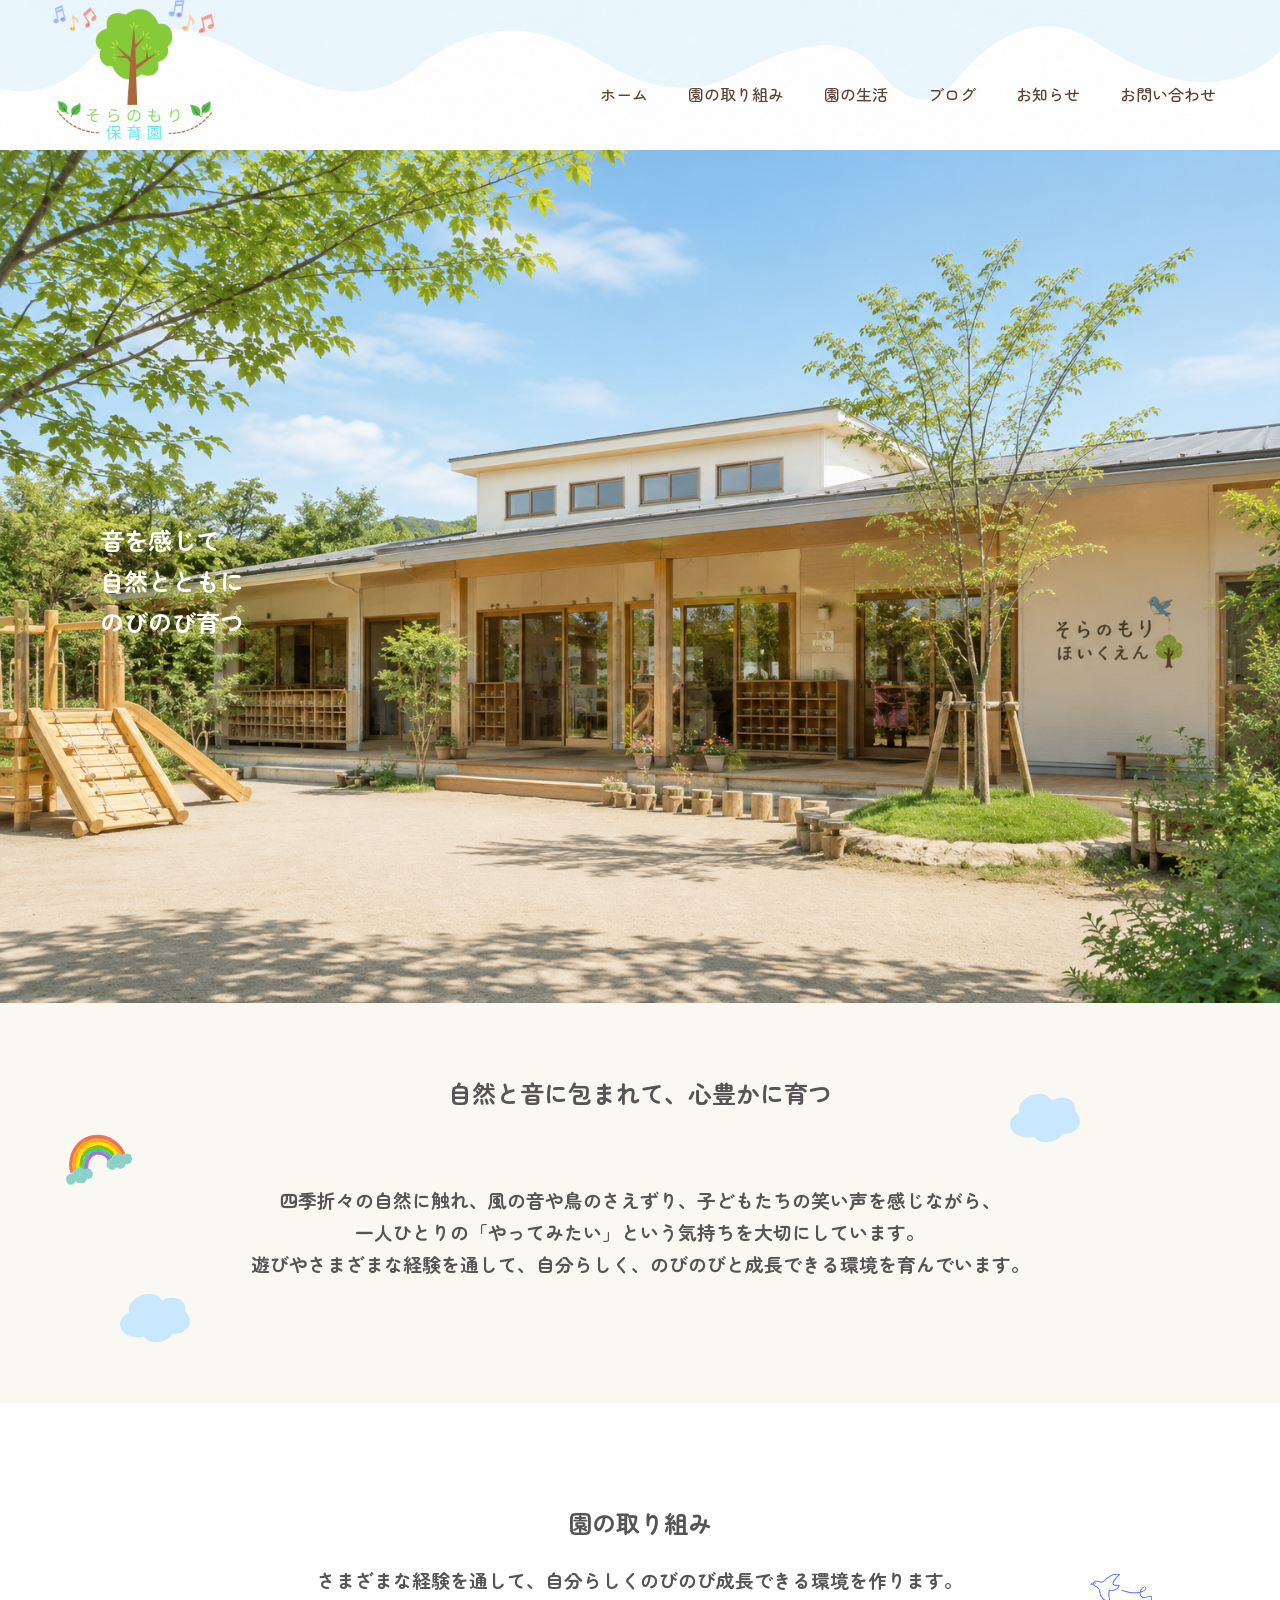
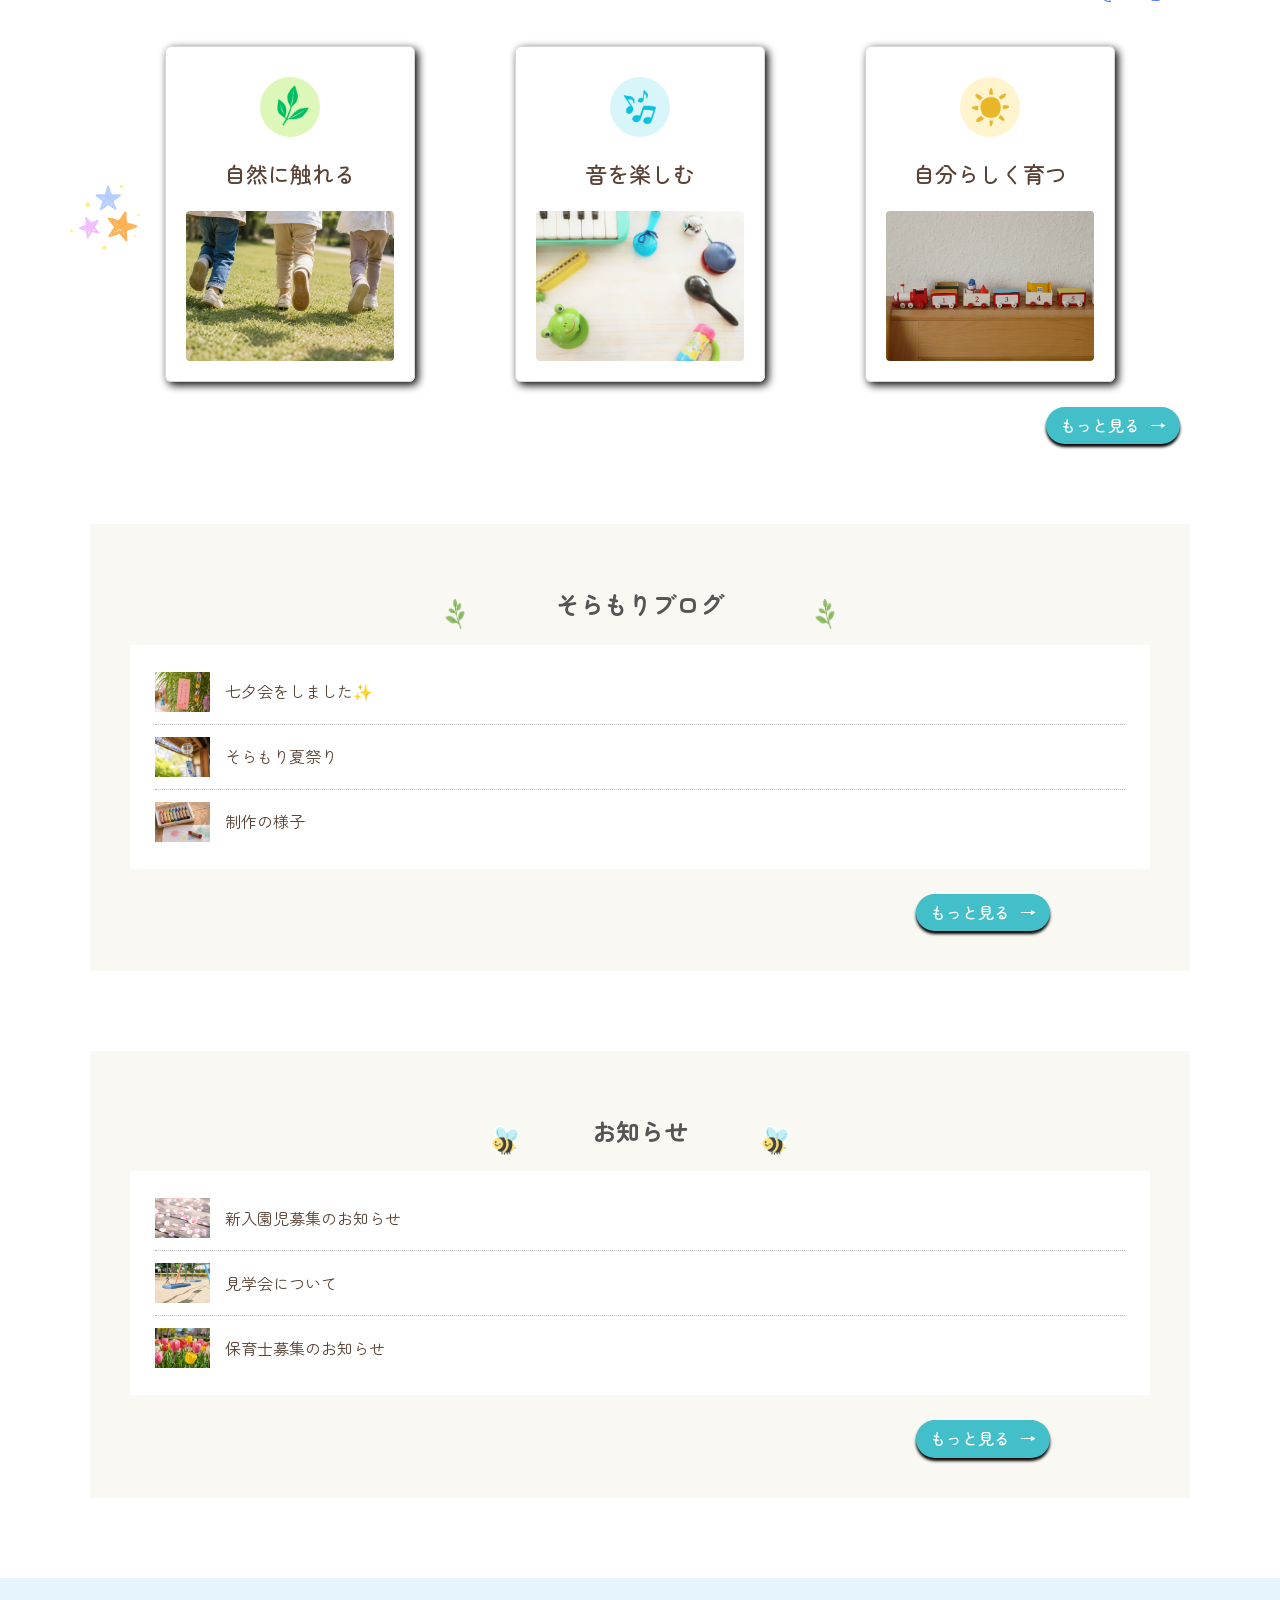
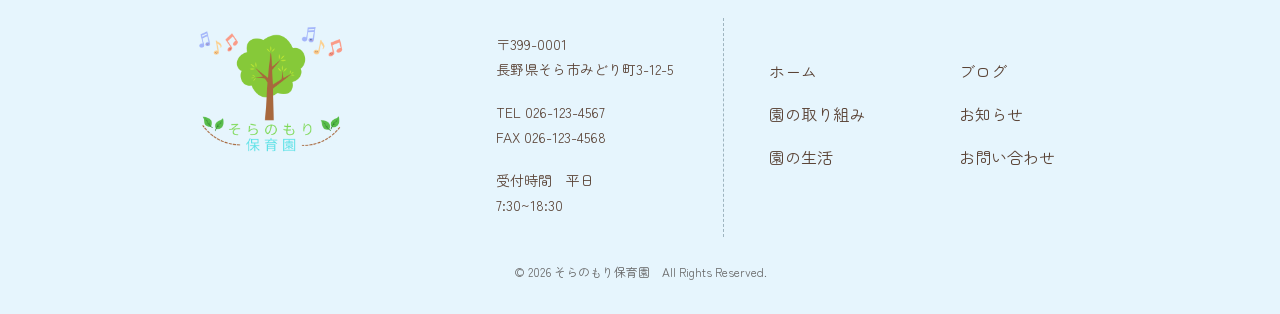
<file: index.html>
<!DOCTYPE html>
<html>
    <head>
        <meta charset="UTF-8">
        <meta name="viewport" content="width=device-width, initial-scale=1.0">
        <title>そらのもり保育園</title>
        <link rel="stylesheet" href="css/style.css">
        <link rel="preconnect" href="https://fonts.googleapis.com">
        <link rel="preconnect" href="https://fonts.gstatic.com" crossorigin>
        <link href="https://fonts.googleapis.com/css2?family=Zen+Maru+Gothic:wght@400;500;700&display=swap" rel="stylesheet">
    </head>
    <body>
    <header class="header">
        <div class="header_inner">
            <div class="logo">
                <a href="index.html">
                    <img src="images/logo.png" alt="そらのもり保育園">
                </a>
            </div>

            <!--ハンバーガーメニュー-->
            <button class="menu-button" type="button" aria-label="メニューを開く">
                <span></span>
                <span></span>
                <span></span>
            </button>

            <nav class="header_nav">
                <ul class="nav_list">
                    <li><a href="index.html">ホーム</a></li>
                    <li><a href="concept.html">園の取り組み</a></li>
                    <li><a href="life.html">園の生活</a></li>
                    <li><a href="blog.html">ブログ</a></li>
                    <li><a href="news.html">お知らせ</a></li>
                    <li><a href="contact.html">お問い合わせ</a></li>
                </ul>
            </nav>
        </div>

    </header>
    <main>
        <section class="hero">
            <img src="images/building.png">
            <div class="hero_message">
            <h1>音を感じて<br>自然とともに<br>のびのび育つ</h1>
            </div>
        </section>

        <section class="about">
            <h1>自然と音に包まれて、<br class="sp">心豊かに育つ</h1>
            <h3>四季折々の自然に触れ、風の音や鳥のさえずり、子どもたちの笑い声を感じながら、<br>一人ひとりの「やってみたい」という気持ちを大切にしています。<br>遊びやさまざまな経験を通して、自分らしく、のびのびと成長できる環境を育んでいます。</h3>
            <img class="about_deco cloud_left" src="images/picture-cloud.png">
            <img class="about_deco rainbow" src="images/picture-rainbow.png">
            <img class="about_deco cloud_right" src="images/picture-cloud.png">
        </section>

        <section class="concept">
            <h1>園の取り組み</h1>
            <h3>さまざまな経験を通して、自分らしくのびのび成長できる環境を作ります。</h3>
            <div class="concept-cards">
                <div class="concept-card">
                    <div class="concept-icon green">
                        <img src="images/icon-leaf.new.png">
                    </div>
                    <h2>自然に触れる</h2>
                    <img class="concept-photo" src="images/three-children.png">
                </div>

                <div class="concept-card">
                    <div class="concept-icon blue">
                        <img src="images/icon-music.new.png">
                    </div>
                    <h2>音を楽しむ</h2>
                    <img class="concept-photo" src="images/music.jpg">
                 </div>

                <div class="concept-card">
                    <div class="concept-icon yellow">
                        <img src="images/icon-sun.new.png">
                    </div>
                    <h2>自分らしく育つ</h2>
                    <img class="concept-photo" src="images/toys.jpg">
                </div>
            </div>
            <a href="concept.html" class="detail">もっと見る<span>→</span></a> 
            <img class="concept_deco bird" src="images/picture-bird.png">
            <img class="concept_deco star" src="images/picture-star.png">

        </section>

        <section class="blog">
            <h1>そらもりブログ</h1>

            <div class="post-list">
                <a href="blog-tanabata.html" class="post-item">
                    <img src="images/tanabata.png">
                    <span>七夕会をしました✨</span>
                </a>

                <a href="blog-tanabata.html" class="post-item">
                    <img src="images/fuurin.png">
                    <span>そらもり夏祭り</span>
                </a>

                <a href="blog-tanabata.html" class="post-item">
                    <img src="images/kureyon.png">
                    <span>制作の様子</span>
                </a>
            </div>

            <a href="blog.html" class="detail">もっと見る<span>→</span></a> 
            <img class="blog_deco leaf-right" src="images/picture-leaf.png">
            <img class="blog_deco leaf-left" src="images/picture-leaf.png">
        </section>

        <section class="news">
            <h1>お知らせ</h1>

            <div class="post-list">

                <a href="news-new-member.html" class="post-item">
                    <img src="images/cherryblossoms.png">
                    <span>新入園児募集のお知らせ</span>
                </a>

                <a href="news-new-member.html" class="post-item">
                    <img src="images/swing.png">
                    <span>見学会について</span>
                </a>

                <a href="news-new-member.html" class="post-item">
                    <img src="images/tulip.png">
                    <span>保育士募集のお知らせ</span>
                </a>
            </div>

                <a href="news.html" class="detail">もっと見る<span>→</span></a> 
            <img class="news_deco bee-right" src="images/picture-bee.png">
            <img class="news_deco bee-left" src="images/picture-bee.png">
        </section>
    </main>
    <footer class="footer">
         <div class="footer_inner">
            <div class="footer_logo">
                <a href="index.html">
                    <img src="images/logo.png" alt="そらのもり保育園">
                </a>
            </div>
            
            <div class="footer_info">
                <p>〒399-0001<br>
                長野県そら市みどり町3-12-5</p>

                <p>
                    TEL 026-123-4567<br>
                    FAX 026-123-4568
                </p>

                <p>
                    受付時間　平日<br>
                    7:30~18:30
                </p>
            </div>

            <nav class="footer_nav">
                <ul>
                    <li><a href="index.html">ホーム</a></li>
                    <li><a href="concept.html">園の取り組み</a></li>
                    <li><a href="life.html">園の生活</a></li>
                </ul>
                <ul>
                    <li><a href="blog.html">ブログ</a></li>
                    <li><a href="news.html">お知らせ</a></li>
                    <li><a href="contact.html">お問い合わせ</a></li>
                </ul>
            </nav>
        </div>

        <p class="copyright">
            © 2026 そらのもり保育園　All Rights Reserved.
        </p>

    </footer>
    <script>
        const menuButton = document.querySelector('.menu-button');
        const headerNav = document.querySelector('.header_nav');

        menuButton.addEventListener('click' , function(){
            menuButton.classList.toggle('open');
            headerNav.classList.toggle('open');
        });
    </script>
    </body>
</html>
</file>
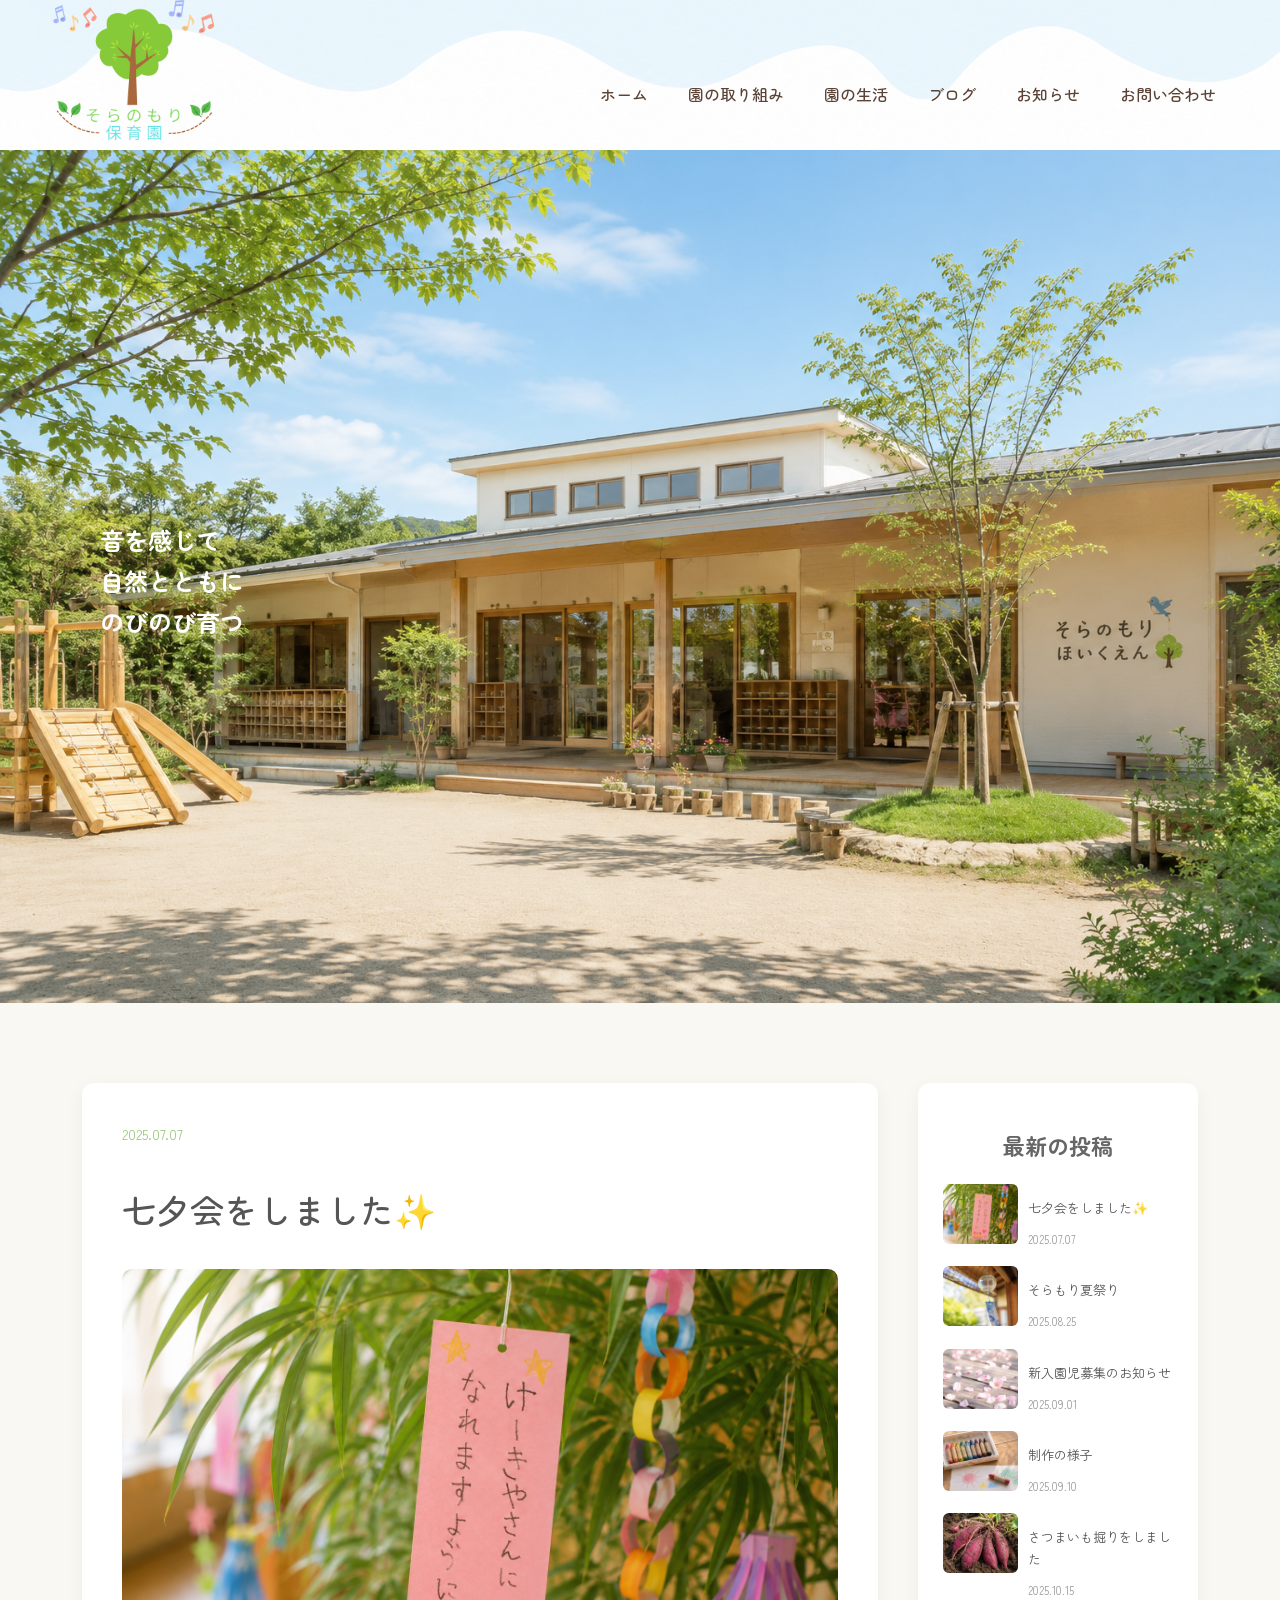
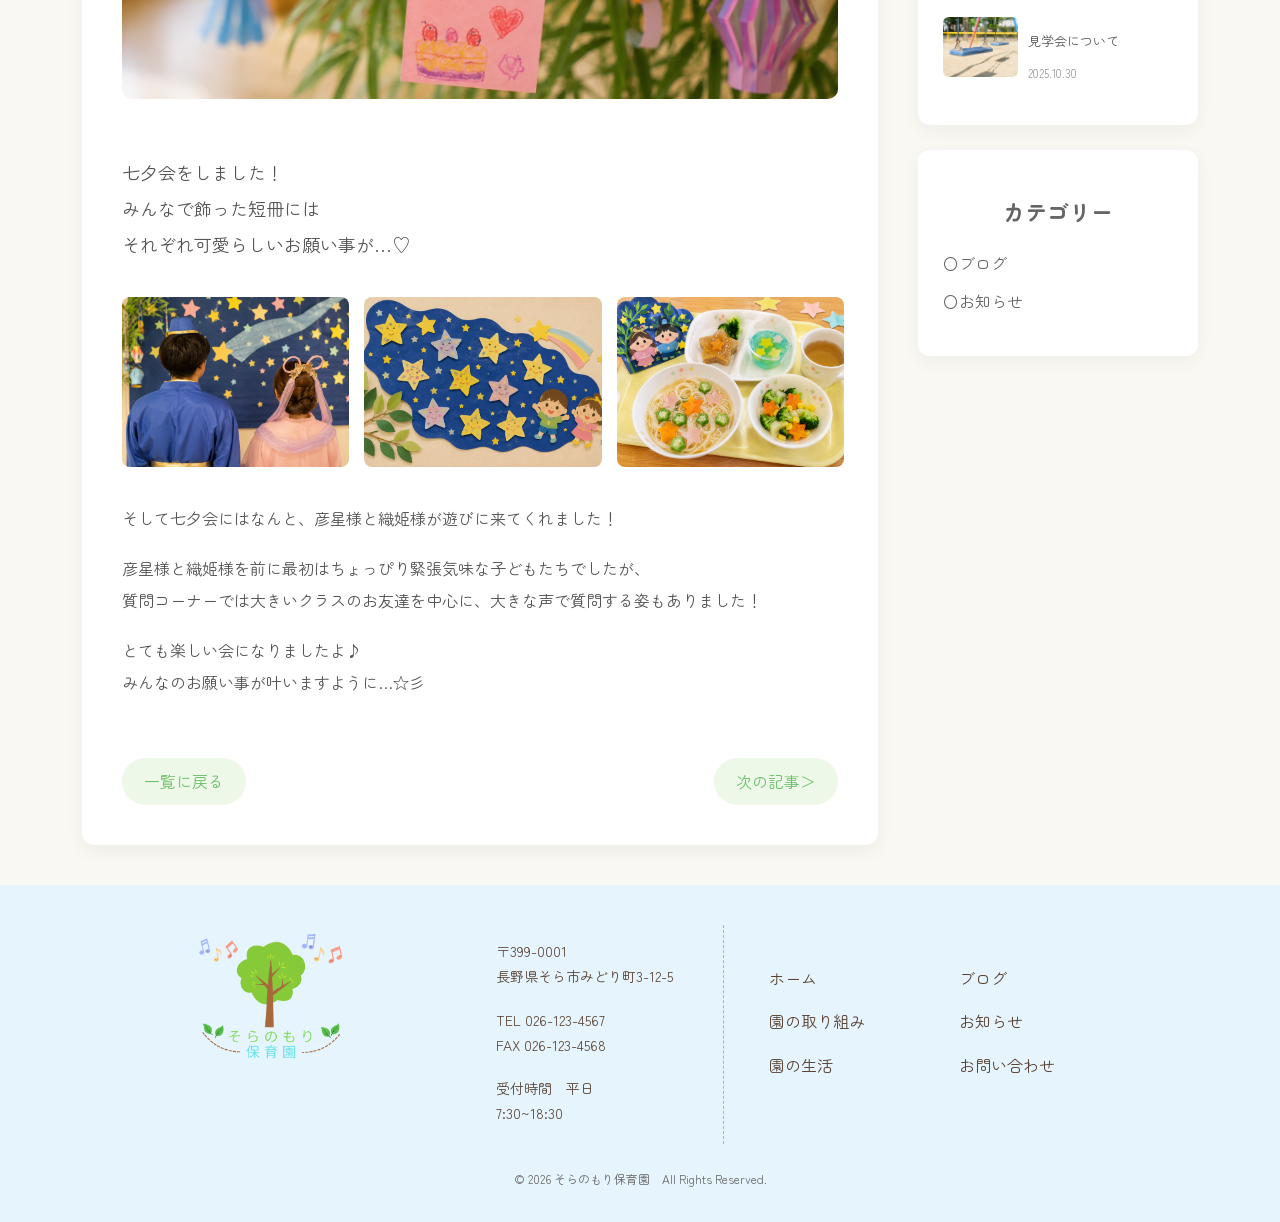
<file: blog-tanabata.html>
<!DOCTYPE html>
<html>
    <head>
        <meta charset="UTF-8">
        <meta name="viewport" content="width=device-width, initial-scale=1.0">
        <title>そらのもり保育園</title>
        <link rel="stylesheet" href="css/style.css">
        <link rel="preconnect" href="https://fonts.googleapis.com">
        <link rel="preconnect" href="https://fonts.gstatic.com" crossorigin>
        <link href="https://fonts.googleapis.com/css2?family=Zen+Maru+Gothic:wght@400;500;700&display=swap" rel="stylesheet">
    </head>
    <body>
    <header class="header">
        <div class="header_inner">
            <div class="logo">
                <a href="index.html">
                    <img src="images/logo.png" alt="そらのもり保育園">
                </a>
            </div>

            <!--ハンバーガーメニュー-->
            <button class="menu-button" type="button" aria-label="メニューを開く">
                <span></span>
                <span></span>
                <span></span>
            </button>

            <nav class="header_nav">
                <ul class="nav_list">
                    <li><a href="index.html">ホーム</a></li>
                    <li><a href="concept.html">園の取り組み</a></li>
                    <li><a href="life.html">園の生活</a></li>
                    <li><a href="blog.html">ブログ</a></li>
                    <li><a href="news.html">お知らせ</a></li>
                    <li><a href="contact.html">お問い合わせ</a></li>
                </ul>
            </nav>
        </div>

    </header>
    <main>
        <section class="hero">
            <img src="images/building.png">
            <div class="hero_message">
            <h1>音を感じて<br>自然とともに<br>のびのび育つ</h1>
            </div>
        </section>

        <section class="blog-detail-page">
            <div class="blog-detail-inner">
                <article class="blog-detail-article">
                    <time class="blog-detail-date" datetime="2025-07-07">
                        2025.07.07
                    </time>

                    <h1 class="blog-detail-title">
                        七夕会をしました✨
                    </h1>
                    <img
                    class="blog-detail-main-image"
                    src="images/tanabata.png">

                    <p class="blog-detail-lead">
                        七夕会をしました！<br>みんなで飾った短冊には<br>それぞれ可愛らしいお願い事が…♡
                    </p>
                    <div class="blog-detail-gallery">
                        <img src="images/tanabata-people.png">
                        <img src="images/tanabata-star.png">
                        <img src="images/tanabata-lunch.png">
                    </div>

                    <div class="blog-detail-text">
                        <p>
                            そして七夕会にはなんと、彦星様と織姫様が遊びに来てくれました！
                        </p>
                        <p>
                            彦星様と織姫様を前に最初はちょっぴり緊張気味な子どもたちでしたが、<br>
                            質問コーナーでは大きいクラスのお友達を中心に、大きな声で質問する姿もありました！
                        </p>
                        <p>
                            とても楽しい会になりましたよ♪<br>
                            みんなのお願い事が叶いますように…☆彡
                        </p>
                    </div>

                    <div class="blog-detail-navigation">
                        
                         <a href="blog.html" class="blog-nav-button">
                            一覧に戻る
                        </a>
                         <a href="blog-tanabata.html" class="blog-nav-button">
                            次の記事＞
                        </a>
                    </div>
                </article>

                <aside class="blog-sidebar">
                    <section class="sidebar-box">
                        <h2>最新の投稿</h2>
                        <a href="blog-tanabata.html" class="sidebar-post">
                            <img src="images/tanabata.png">
                        
                        <div>
                            <p>七夕会をしました✨</p>
                            <time datetime="2025-07-07">
                                2025.07.07
                            </time>
                        </div>
                        </a>

                        <a href="blog-tanabata.html" class="sidebar-post">
                            <img src="images/fuurin.png">
                        
                        <div>
                            <p>そらもり夏祭り</p>
                            <time datetime="2025-08-25">
                                2025.08.25
                            </time>
                        </div>
                        </a>

                        <a href="news-new-member.html" class="sidebar-post">
                            <img src="images/cherryblossoms.png">
                        
                        <div>
                            <p>新入園児募集のお知らせ</p>
                            <time datetime="2025-09-01">
                                2025.09.01
                            </time>
                        </div>
                        </a>

                        <a href="blog-tanabata.html" class="sidebar-post">
                            <img src="images/kureyon.png">
                        
                        <div>
                            <p>制作の様子</p>
                            <time datetime="2025-09-10">
                                2025.09.10
                            </time>
                        </div>
                        </a>

                        <a href="blog-tanabata.html" class="sidebar-post">
                            <img src="images/poteto.png">
                        
                        <div>
                            <p>さつまいも掘りをしました</p>
                            <time datetime="2025-10-15">
                                2025.10.15
                            </time>
                        </div>
                        </a>

                        <a href="news-new-member.html" class="sidebar-post">
                            <img src="images/swing.png">
                        
                        <div>
                            <p>見学会について</p>
                            <time datetime="2025-10-30">
                                2025.10.30
                            </time>
                        </div>
                        </a>
                    </section>

                    <section class="sidebar-box sidebar-category">
                        <h2>カテゴリー</h2>

                        <ul>
                            <li>
                                <a href="blog.html">〇ブログ</a>
                            </li>
                            <li>
                                <a href="news.html">〇お知らせ</a>
                            </li>
                        </ul>
                    </section>
                </aside>
            </div>


        </section>

        
    </main>
    <footer class="footer">
         <div class="footer_inner">
            <div class="footer_logo">
                <a href="index.html">
                    <img src="images/logo.png" alt="そらのもり保育園">
                </a>
            </div>
            
            <div class="footer_info">
                <p>〒399-0001<br>
                長野県そら市みどり町3-12-5</p>

                <p>
                    TEL 026-123-4567<br>
                    FAX 026-123-4568
                </p>

                <p>
                    受付時間　平日<br>
                    7:30~18:30
                </p>
            </div>

            <nav class="footer_nav">
                <ul>
                    <li><a href="index.html">ホーム</a></li>
                    <li><a href="concept.html">園の取り組み</a></li>
                    <li><a href="life.html">園の生活</a></li>
                </ul>
                <ul>
                    <li><a href="blog.html">ブログ</a></li>
                    <li><a href="news.html">お知らせ</a></li>
                    <li><a href="contact.html">お問い合わせ</a></li>
                </ul>
            </nav>
        </div>

        <p class="copyright">
            © 2026 そらのもり保育園　All Rights Reserved.
        </p>

    </footer>
    <script>
        const menuButton = document.querySelector('.menu-button');
        const headerNav = document.querySelector('.header_nav');

        menuButton.addEventListener('click' , function(){
            menuButton.classList.toggle('open');
            headerNav.classList.toggle('open');
        });
    </script>
    </body>
</html>
</file>
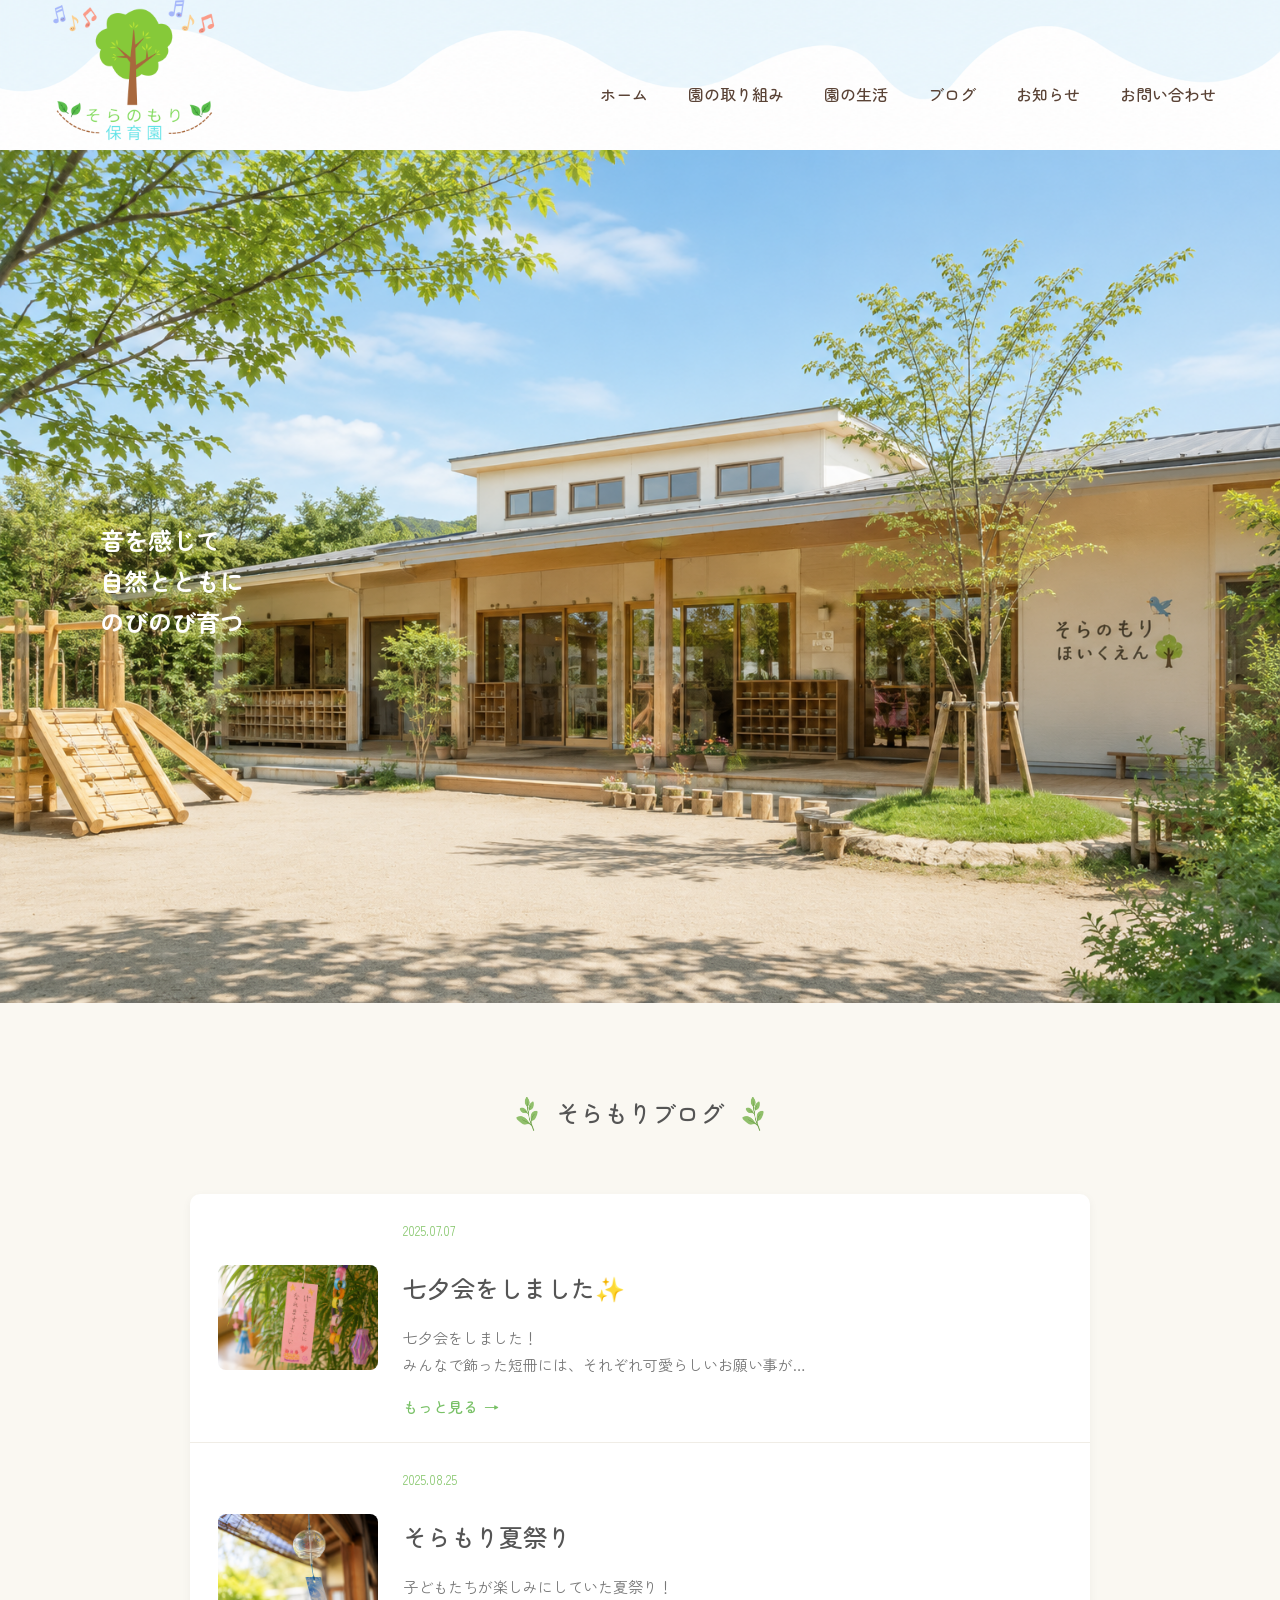
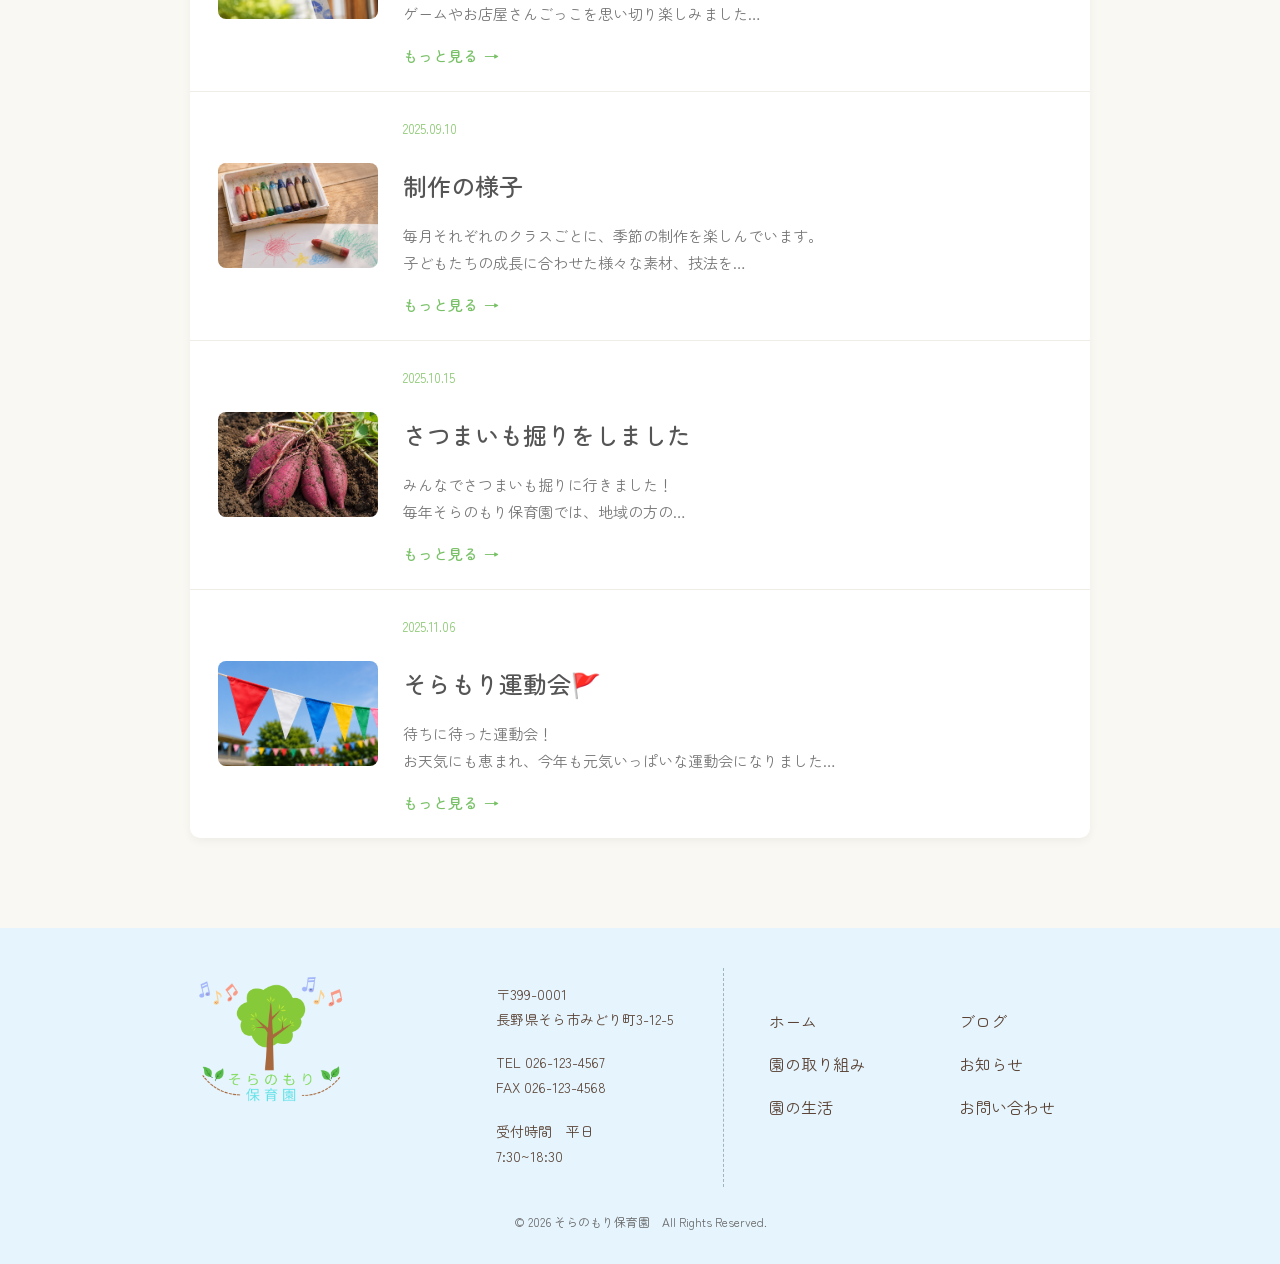
<file: blog.html>
<!DOCTYPE html>
<html>
    <head>
        <meta charset="UTF-8">
        <meta name="viewport" content="width=device-width, initial-scale=1.0">
        <title>そらのもり保育園</title>
        <link rel="stylesheet" href="css/style.css">
        <link rel="preconnect" href="https://fonts.googleapis.com">
        <link rel="preconnect" href="https://fonts.gstatic.com" crossorigin>
        <link href="https://fonts.googleapis.com/css2?family=Zen+Maru+Gothic:wght@400;500;700&display=swap" rel="stylesheet">
    </head>
    <body>
    <header class="header">
        <div class="header_inner">
            <div class="logo">
                <a href="index.html">
                    <img src="images/logo.png" alt="そらのもり保育園">
                </a>
            </div>

            <!--ハンバーガーメニュー-->
            <button class="menu-button" type="button" aria-label="メニューを開く">
                <span></span>
                <span></span>
                <span></span>
            </button>

            <nav class="header_nav">
                <ul class="nav_list">
                    <li><a href="index.html">ホーム</a></li>
                    <li><a href="concept.html">園の取り組み</a></li>
                    <li><a href="life.html">園の生活</a></li>
                    <li><a href="blog.html">ブログ</a></li>
                    <li><a href="news.html">お知らせ</a></li>
                    <li><a href="contact.html">お問い合わせ</a></li>
                </ul>
            </nav>
        </div>

    </header>
    <main>
        <section class="hero">
            <img src="images/building.png">
            <div class="hero_message">
            <h1>音を感じて<br>自然とともに<br>のびのび育つ</h1>
            </div>
        </section>

        <section class="blog-page">

            <div class="blog-page-title">
                <img src="images/picture-leaf.png">
                <h1>そらもりブログ</h1>
                <img src="images/picture-leaf.png">
            </div>

            <div class="blog-page-list">

                <article class="blog-page-item">
                    <a href="blog-tanabata.html"
                       class="blog-page-image">
                    
                    <img src="images/tanabata.png">
                </a>

                <div class="blog-page-content">
                    <time datetime="2025-07-07">
                        2025.07.07
                    </time>

                    <h2>
                        <a href="blog-tanabata.html">
                            七夕会をしました✨
                        </a>
                    </h2>

                    <p>
                        七夕会をしました！<br>みんなで飾った短冊には、それぞれ可愛らしいお願い事が…
                    </p>

                    <a href="blog-tanabata.html"
                       class="blog-more">
                    
                    もっと見る
                    <span>→</span>
                     </a>

                </div>
                </article>

                 <article class="blog-page-item">
                    <a href="blog-tanabata.html"
                       class="blog-page-image">
                    
                    <img src="images/fuurin.png">
                </a>

                <div class="blog-page-content">
                    <time datetime="2025-08-25">
                        2025.08.25
                    </time>

                    <h2>
                        <a href="blog-tanabata.html">
                            そらもり夏祭り
                        </a>
                    </h2>

                    <p>
                        子どもたちが楽しみにしていた夏祭り！<br>ゲームやお店屋さんごっこを思い切り楽しみました…
                    </p>

                    <a href="blog-tanabata.html"
                       class="blog-more">
                    
                    もっと見る
                    <span>→</span>
                     </a>

                </div>
                </article>

                 <article class="blog-page-item">
                    <a href="blog-tanabata.html"
                       class="blog-page-image">
                    
                    <img src="images/kureyon.png">
                </a>

                <div class="blog-page-content">
                    <time datetime="2025-09-10">
                        2025.09.10
                    </time>

                    <h2>
                        <a href="blog-tanabata.html">
                            制作の様子
                        </a>
                    </h2>

                    <p>
                        毎月それぞれのクラスごとに、季節の制作を楽しんでいます。<br>子どもたちの成長に合わせた様々な素材、技法を…
                    </p>

                    <a href="blog-tanabata.html"
                       class="blog-more">
                    
                    もっと見る
                    <span>→</span>
                     </a>

                </div>
                </article>

                 <article class="blog-page-item">
                    <a href="blog-tanabata.html"
                       class="blog-page-image">
                    
                    <img src="images/poteto.png">
                </a>

                <div class="blog-page-content">
                    <time datetime="2025-10-15">
                        2025.10.15
                    </time>

                    <h2>
                        <a href="blog-tanabata.html">
                            さつまいも掘りをしました
                        </a>
                    </h2>

                    <p>
                        みんなでさつまいも掘りに行きました！<br>毎年そらのもり保育園では、地域の方の…
                    </p>

                    <a href="blog-tanabata.html"
                       class="blog-more">
                    
                    もっと見る
                    <span>→</span>
                     </a>

                </div>
                </article>

                 <article class="blog-page-item">
                    <a href="blog-tanabata.html"
                       class="blog-page-image">
                    
                    <img src="images/sportfestival.png">
                </a>

                <div class="blog-page-content">
                    <time datetime="2025-11-06">
                        2025.11.06
                    </time>

                    <h2>
                        <a href="blog-tanabata.html">
                            そらもり運動会🚩
                        </a>
                    </h2>

                    <p>
                        待ちに待った運動会！<br>お天気にも恵まれ、今年も元気いっぱいな運動会になりました…
                    </p>

                    <a href="blog-tanabata.html"
                       class="blog-more">
                    
                    もっと見る
                    <span>→</span>
                     </a>

                </div>
                </article>

            </div>
            
        </section>

    </main>
    <footer class="footer">
         <div class="footer_inner">
            <div class="footer_logo">
                <a href="index.html">
                    <img src="images/logo.png" alt="そらのもり保育園">
                </a>
            </div>
            
            <div class="footer_info">
                <p>〒399-0001<br>
                長野県そら市みどり町3-12-5</p>

                <p>
                    TEL 026-123-4567<br>
                    FAX 026-123-4568
                </p>

                <p>
                    受付時間　平日<br>
                    7:30~18:30
                </p>
            </div>

            <nav class="footer_nav">
                <ul>
                    <li><a href="index.html">ホーム</a></li>
                    <li><a href="concept.html">園の取り組み</a></li>
                    <li><a href="life.html">園の生活</a></li>
                </ul>
                <ul>
                    <li><a href="blog.html">ブログ</a></li>
                    <li><a href="news.html">お知らせ</a></li>
                    <li><a href="contact.html">お問い合わせ</a></li>
                </ul>
            </nav>
        </div>

        <p class="copyright">
            © 2026 そらのもり保育園　All Rights Reserved.
        </p>

    </footer>
    <script>
        const menuButton = document.querySelector('.menu-button');
        const headerNav = document.querySelector('.header_nav');

        menuButton.addEventListener('click' , function(){
            menuButton.classList.toggle('open');
            headerNav.classList.toggle('open');
        });
    </script>
    </body>
</html>
</file>
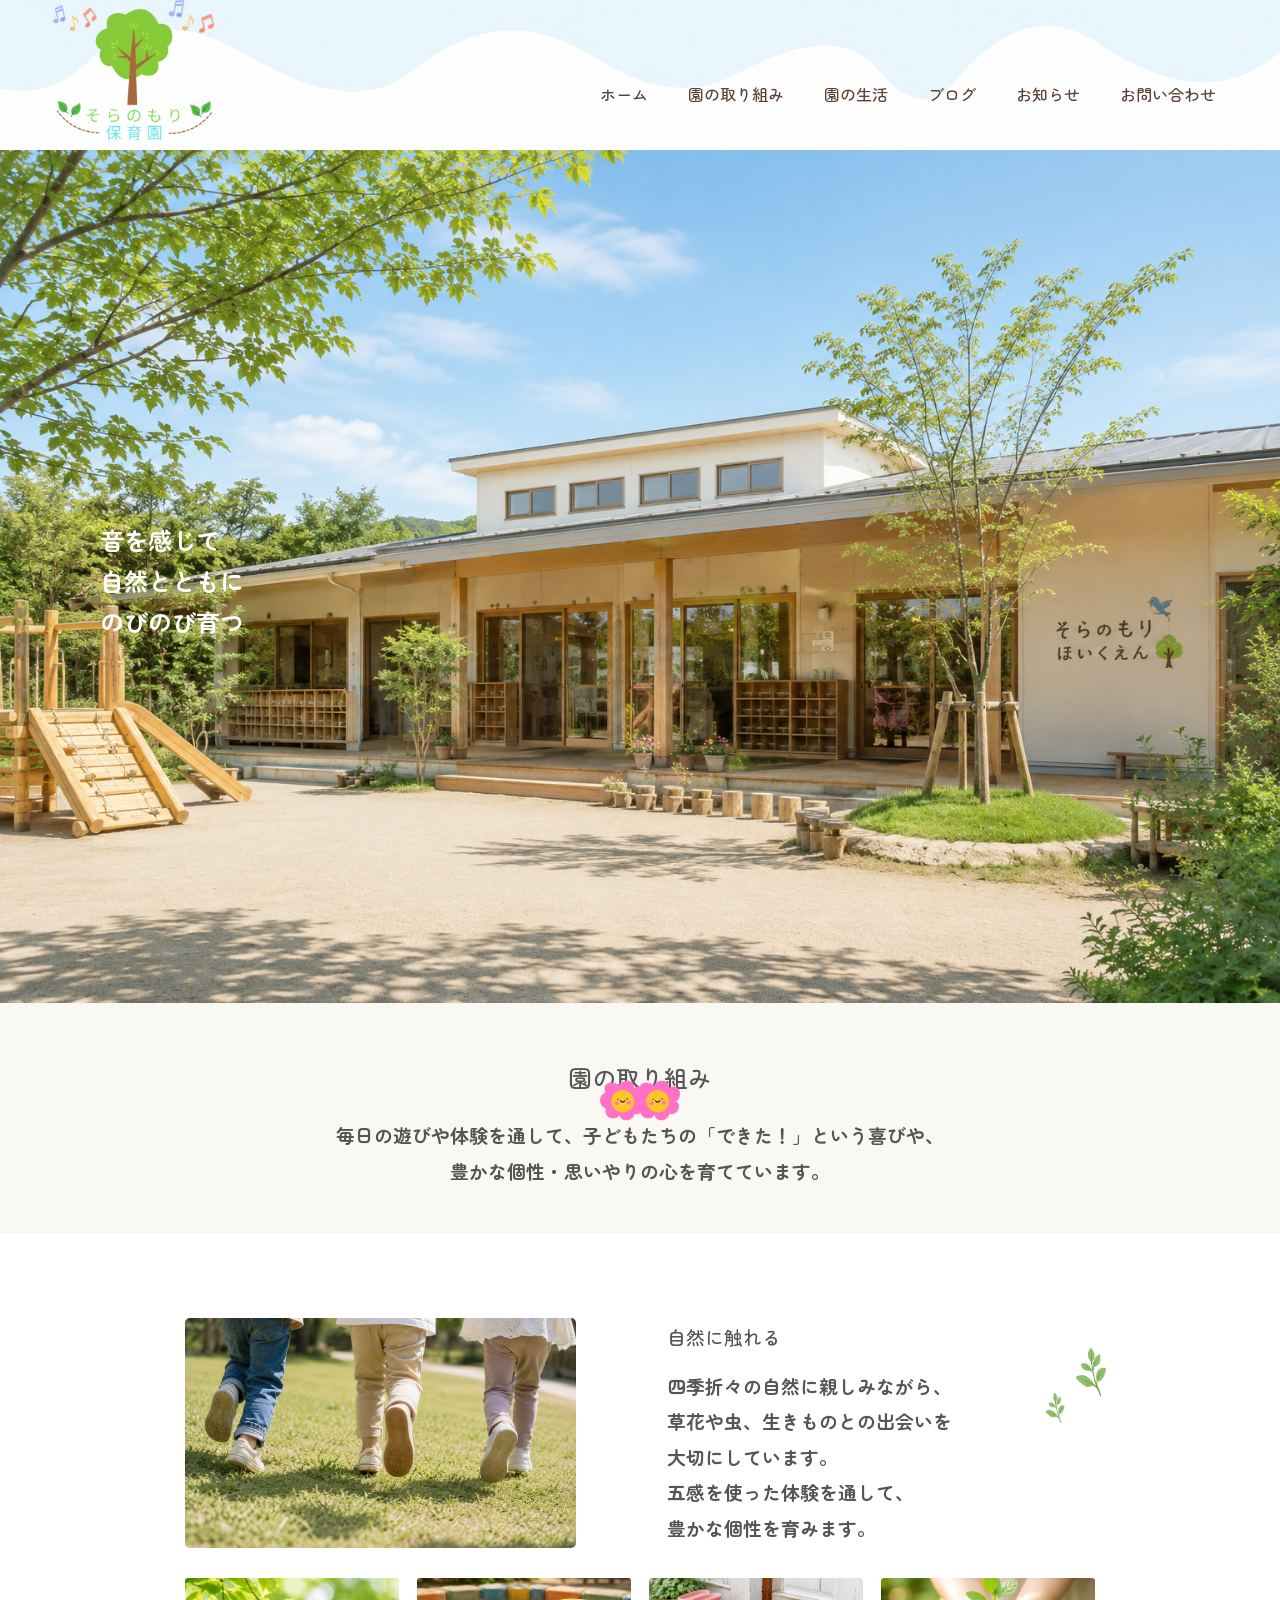
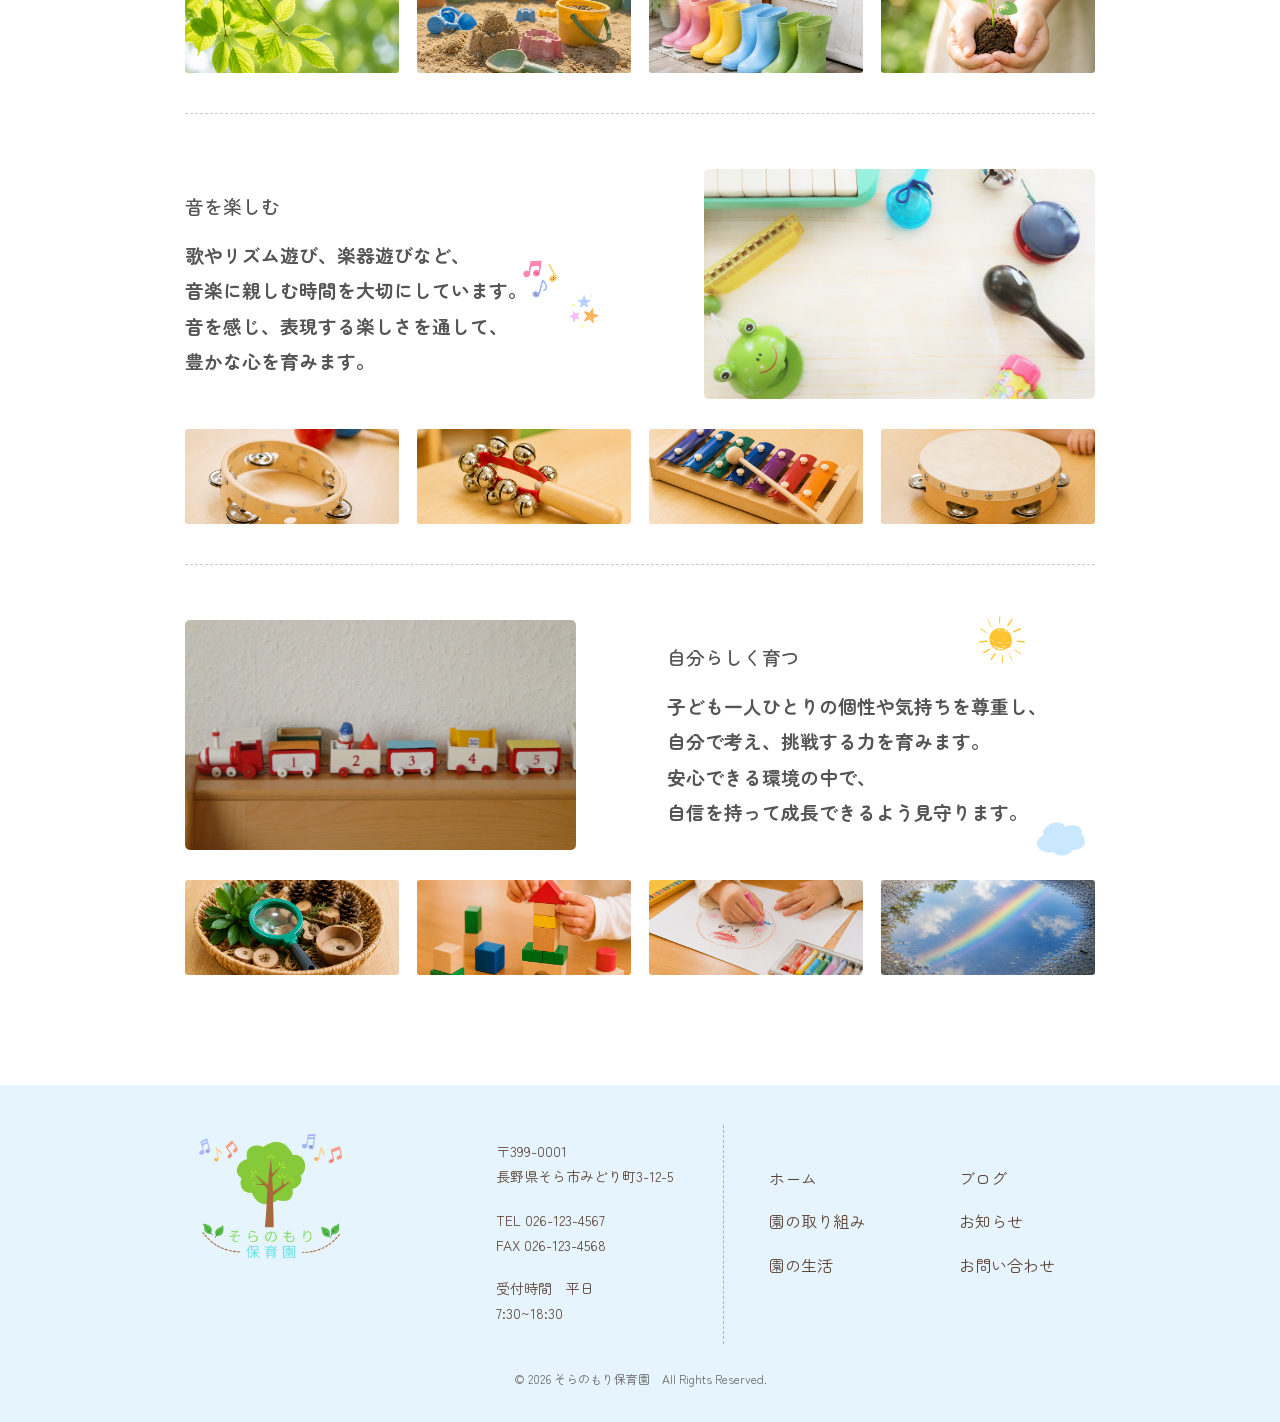
<file: concept.html>
<!DOCTYPE html>
<html>
    <head>
        <meta charset="UTF-8">
        <meta name="viewport" content="width=device-width, initial-scale=1.0">
        <title>そらのもり保育園</title>
        <link rel="stylesheet" href="css/style.css">
        <link rel="preconnect" href="https://fonts.googleapis.com">
        <link rel="preconnect" href="https://fonts.gstatic.com" crossorigin>
        <link href="https://fonts.googleapis.com/css2?family=Zen+Maru+Gothic:wght@400;500;700&display=swap" rel="stylesheet">
    </head>
    <body>
    <header class="header">
        <div class="header_inner">
            <div class="logo">
                <a href="index.html">
                    <img src="images/logo.png" alt="そらのもり保育園">
                </a>
            </div>

            <!--ハンバーガーメニュー-->
            <button class="menu-button" type="button" aria-label="メニューを開く">
                <span></span>
                <span></span>
                <span></span>
            </button>

            <nav class="header_nav">
                <ul class="nav_list">
                    <li><a href="index.html">ホーム</a></li>
                    <li><a href="concept.html">園の取り組み</a></li>
                    <li><a href="life.html">園の生活</a></li>
                    <li><a href="blog.html">ブログ</a></li>
                    <li><a href="news.html">お知らせ</a></li>
                    <li><a href="contact.html">お問い合わせ</a></li>
                </ul>
            </nav>
        </div>

    </header>
    <main>
        <section class="hero">
            <img src="images/building.png">
            <div class="hero_message">
            <h1>音を感じて<br>自然とともに<br>のびのび育つ</h1>
            </div>
        </section>

        <section class="conceptpage">
            <div class="concept-message">
            <h1>園の取り組み</h1>
            <h3>毎日の遊びや体験を通して、子どもたちの「できた！」という喜びや、<br>豊かな個性・思いやりの心を育てています。</h3>
            <img class="concept-message-deco right-flower" src="images/picture-pinkflower.png">
            <img class="concept-message-deco left-flower" src="images/picture-pinkflower.png">
            </div>

            <div class="concept-detail">

                <section class="concept-detail-item">
                    <div class="concept-main">
                        <img class="concept-mainphoto" src="images/three-children.png">
                    
                    <div class="concept-text">
                    <h1>自然に触れる</h1>
                    <h3>四季折々の自然に親しみながら、<br>草花や虫、生きものとの出会いを<br>大切にしています。<br>五感を使った体験を通して、<br>豊かな個性を育みます。</h3>
                    </div>
                    </div>

                    <div class="concept-photos">
                        <img src="images/nature-sub1.png">
                        <img src="images/nature-sub2.png">
                        <img src="images/nature-sub3.png">
                        <img src="images/nature-sub4.png">
                    </div>
                    <img class="item-deco leaf-big" src="images/picture-leaf.png">
                    <img class="item-deco leaf-small" src="images/picture-leaf.png">
                </section>

                <section class="concept-detail-item reverse">
                    <div class="concept-main">
                        <img class="concept-mainphoto" src="images/music.jpg">
                    
                    <div class="concept-text">
                    <h1>音を楽しむ</h1>
                    <h3>歌やリズム遊び、楽器遊びなど、<br>音楽に親しむ時間を大切にしています。<br>音を感じ、表現する楽しさを通して、<br>豊かな心を育みます。</h3>
                    </div>
                    </div>
                    
                    <div class="concept-photos">
                        <img src="images/music-sub1.png">
                        <img src="images/music-sub2.png">
                        <img src="images/music-sub3.png">
                        <img src="images/music-sub4.png">
                    </div>
                    <img class="item-deco note" src="images/picture-music.png">
                    <img class="item-deco music-star" src="images/picture-star.png">
                </section>
            
                <section class="concept-detail-item">
                    <div class="concept-main">
                        <img class="concept-mainphoto" src="images/toys.jpg">

                    <div class="concept-text">
                    <h1>自分らしく育つ</h1>
                    <h3>子ども一人ひとりの個性や気持ちを尊重し、<br>自分で考え、挑戦する力を育みます。<br>安心できる環境の中で、<br>自信を持って成長できるよう見守ります。</h3>
                    </div>
                    </div>

                    <div class="concept-photos">
                        <img src="images/myself-sub1.png">
                        <img src="images/myself-sub2.png">
                        <img src="images/myself-sub3.png">
                        <img src="images/myself-sub4.png">
                    </div>
                    <img class="item-deco myself-sun" src="images/picture-sun.png">
                    <img class="item-deco myself-cloud" src="images/picture-cloud.png">
                </section>
            </div>
        </section>

    </main>
    <footer class="footer">
         <div class="footer_inner">
            <div class="footer_logo">
                <a href="index.html">
                    <img src="images/logo.png" alt="そらのもり保育園">
                </a>
            </div>
            
            <div class="footer_info">
                <p>〒399-0001<br>
                長野県そら市みどり町3-12-5</p>

                <p>
                    TEL 026-123-4567<br>
                    FAX 026-123-4568
                </p>

                <p>
                    受付時間　平日<br>
                    7:30~18:30
                </p>
            </div>

            <nav class="footer_nav">
                <ul>
                    <li><a href="index.html">ホーム</a></li>
                    <li><a href="concept.html">園の取り組み</a></li>
                    <li><a href="life.html">園の生活</a></li>
                </ul>
                <ul>
                    <li><a href="blog.html">ブログ</a></li>
                    <li><a href="news.html">お知らせ</a></li>
                    <li><a href="contact.html">お問い合わせ</a></li>
                </ul>
            </nav>
        </div>

        <p class="copyright">
            © 2026 そらのもり保育園　All Rights Reserved.
        </p>

    </footer>
    <script>
        const menuButton = document.querySelector('.menu-button');
        const headerNav = document.querySelector('.header_nav');

        menuButton.addEventListener('click' , function(){
            menuButton.classList.toggle('open');
            headerNav.classList.toggle('open');
        });
    </script>
    </body>
</html>
</file>
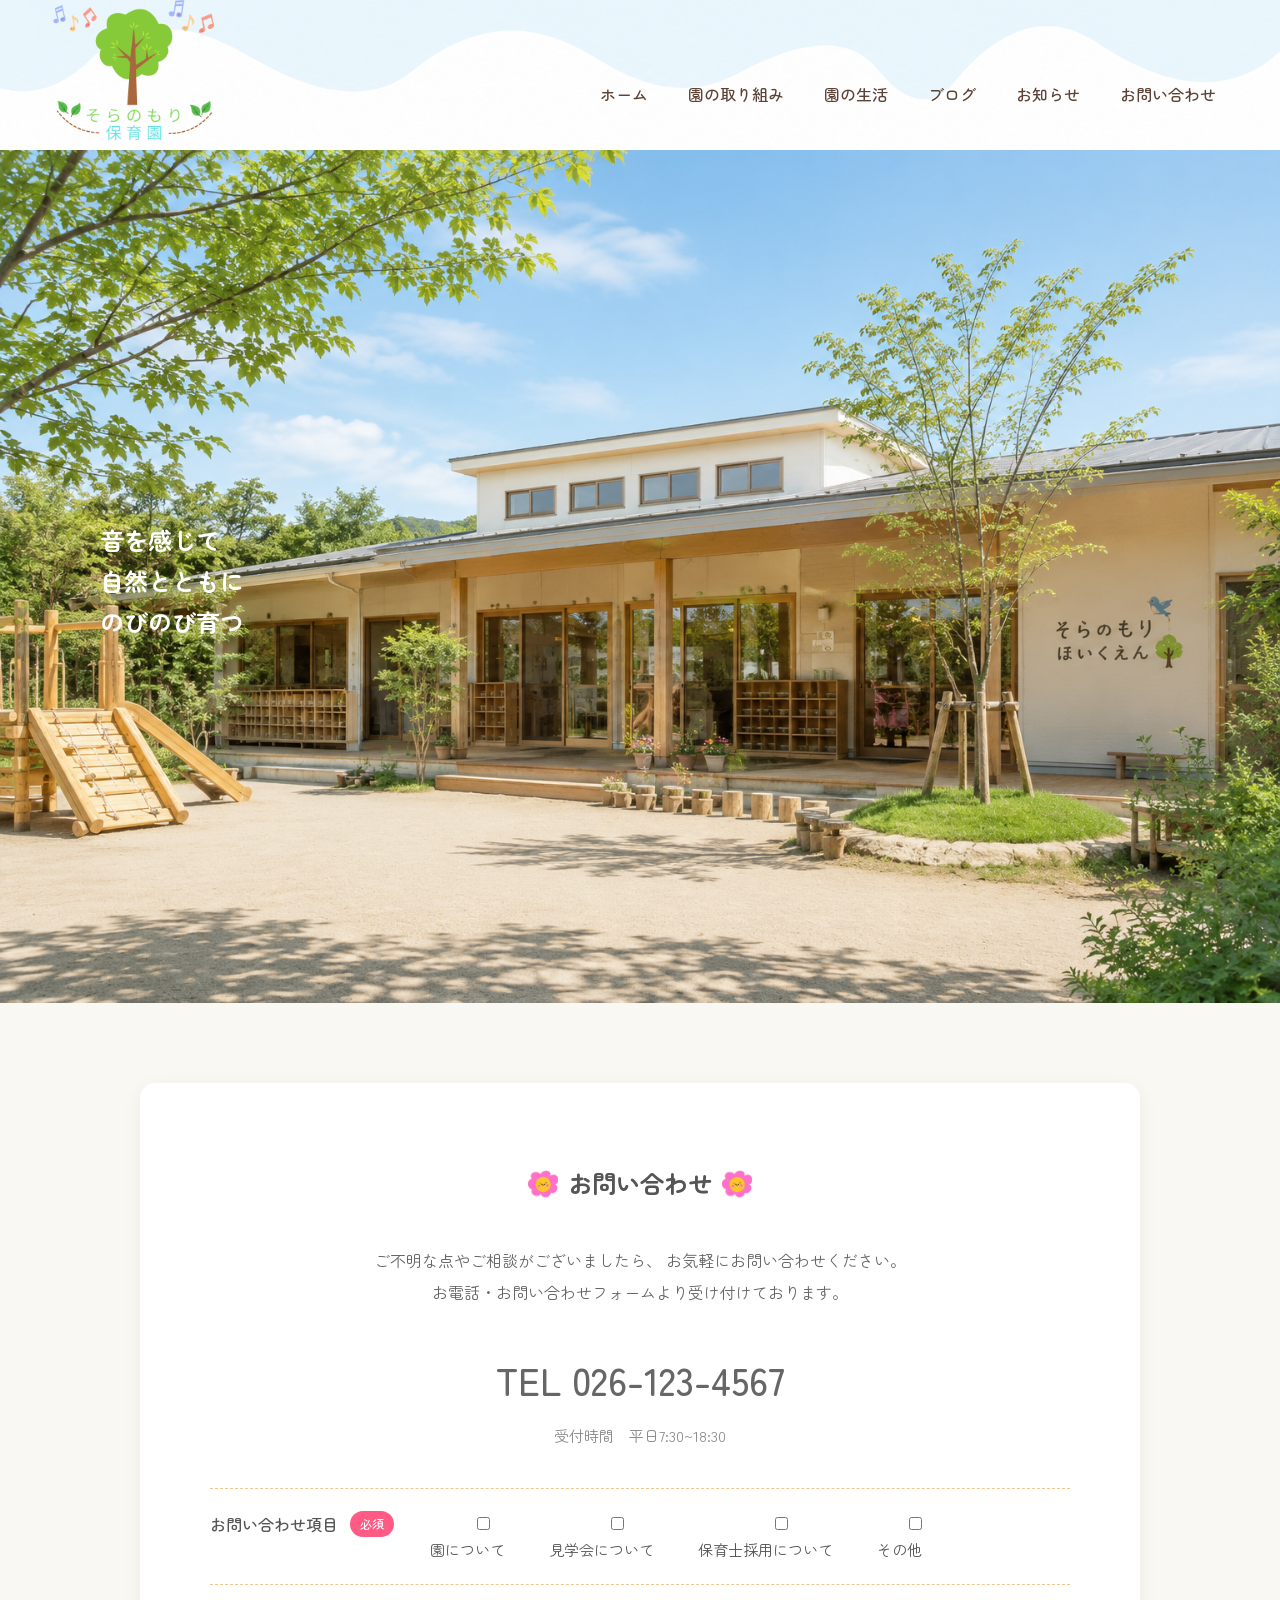
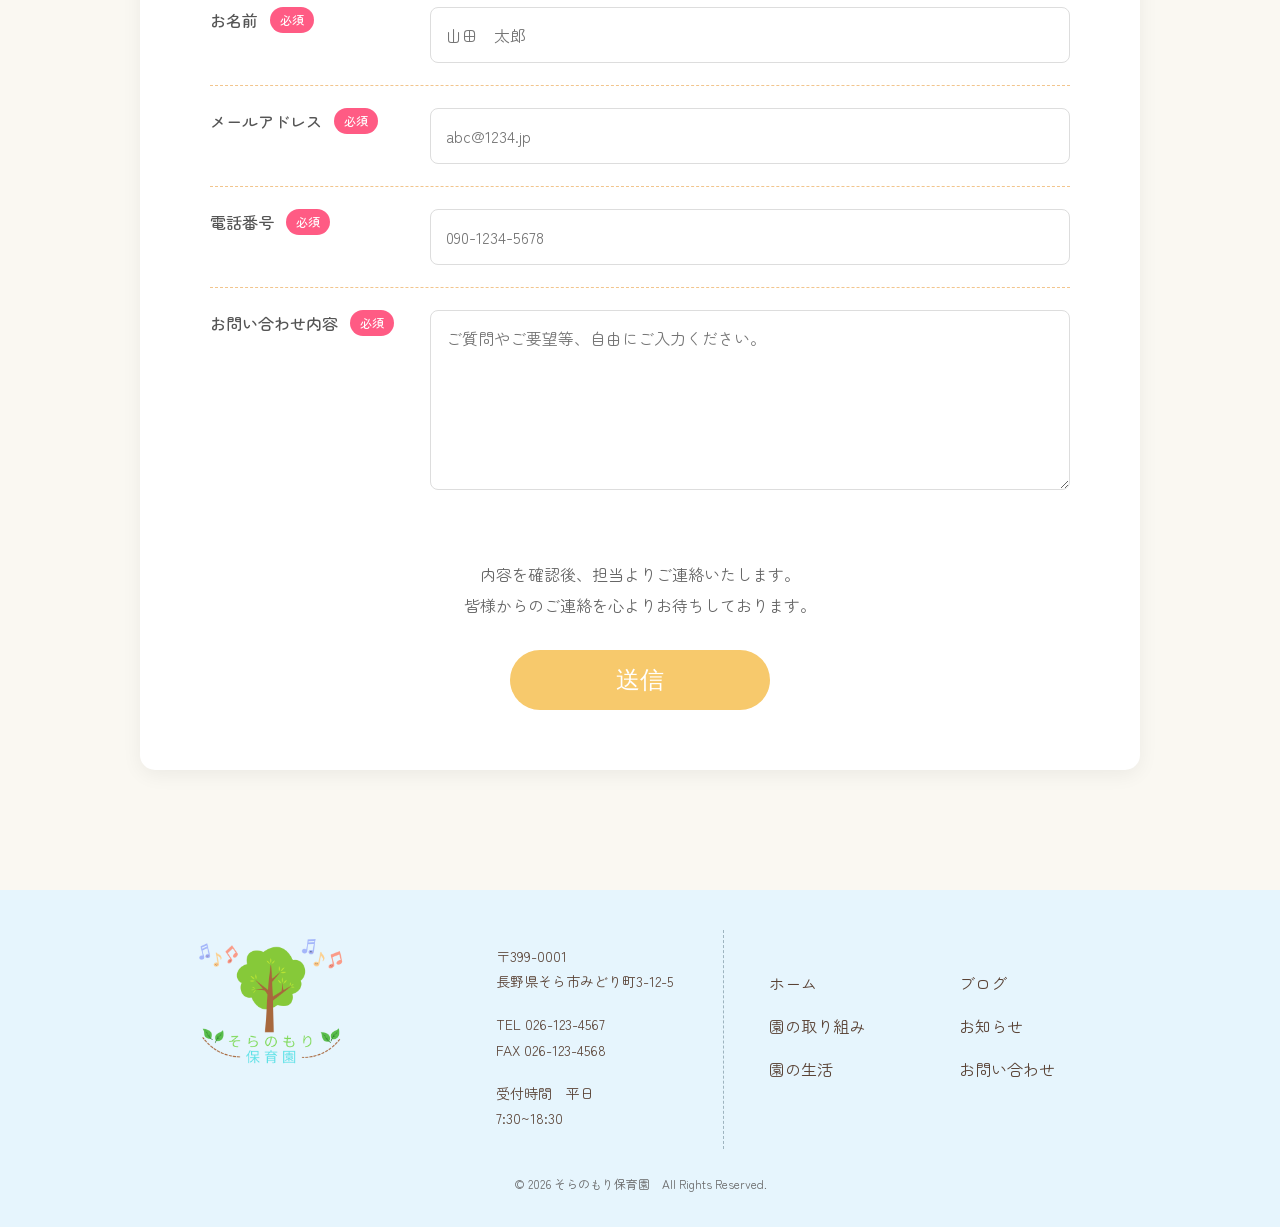
<file: contact.html>
<!DOCTYPE html>
<html>
    <head>
        <meta charset="UTF-8">
        <meta name="viewport" content="width=device-width, initial-scale=1.0">
        <title>そらのもり保育園</title>
        <link rel="stylesheet" href="css/style.css">
        <link rel="preconnect" href="https://fonts.googleapis.com">
        <link rel="preconnect" href="https://fonts.gstatic.com" crossorigin>
        <link href="https://fonts.googleapis.com/css2?family=Zen+Maru+Gothic:wght@400;500;700&display=swap" rel="stylesheet">
    </head>
    <body>
    <header class="header">
        <div class="header_inner">
            <div class="logo">
                <a href="index.html">
                    <img src="images/logo.png" alt="そらのもり保育園">
                </a>
            </div>

            <!--ハンバーガーメニュー-->
            <button class="menu-button" type="button" aria-label="メニューを開く">
                <span></span>
                <span></span>
                <span></span>
            </button>

            <nav class="header_nav">
                <ul class="nav_list">
                    <li><a href="index.html">ホーム</a></li>
                    <li><a href="concept.html">園の取り組み</a></li>
                    <li><a href="life.html">園の生活</a></li>
                    <li><a href="blog.html">ブログ</a></li>
                    <li><a href="news.html">お知らせ</a></li>
                    <li><a href="contact.html">お問い合わせ</a></li>
                </ul>
            </nav>
        </div>

    </header>
    <main>
        <section class="hero">
            <img src="images/building.png">
            <div class="hero_message">
            <h1>音を感じて<br>自然とともに<br>のびのび育つ</h1>
            </div>
        </section>
        <section class="contact-page">
            <div class="contact-inner">
                <div class="contact-title">
                    <img src="images/picture-pinkflower.png">
                    <h1>お問い合わせ</h1>
                    <img src="images/picture-pinkflower.png">
                </div>

                <p class="contact-message">
                    ご不明な点やご相談がございましたら、
                    お気軽にお問い合わせください。<br>
                    お電話・お問い合わせフォームより受け付けております。
                </p>

                <div class="contact-tel">
                    <a href="tel:0261234567">
                        TEL 026-123-4567
                    </a>
                    <p>
                        受付時間　平日7:30~18:30
                    </p>
                </div>

                <form class="contact-form"
                      action="#"
                      method="post">
                    
                    <div class="form-row form-category-row">
                        <div class="form-label">
                            <span>お問い合わせ項目</span>

                            <span class="required">
                                必須
                            </span>
                        </div>
                        <div class="form-control form-check-list">

                            <label>
                                <input type="checkbox" name="category[]" value="園について">
                                園について
                            </label>

                            <label>
                                <input type="checkbox" name="category[]" value="見学会について">
                                見学会について
                            </label>

                            <label>
                                <input type="checkbox" name="category[]" value="保育士採用について">
                                保育士採用について
                            </label>

                            <label>
                                <input type="checkbox" name="category[]" value="その他">
                                その他
                            </label>
                        </div>
                    </div>

                    <div class="form-row">
                        <label class="form-label" for="name">
                            <span>お名前</span>
                            <span class="required">
                                必須
                            </span>
                        </label>
                        <div class="form-control">
                            <input type="text" id="name" name="name" placeholder="山田　太郎" autocomplete="name" required>
                        </div>
                    </div>

                    <div class="form-row">
                        <label class="form-label" for="email">
                            <span>メールアドレス</span>
                            <span class="required">
                                必須
                            </span>
                        </label>
                        <div class="form-control">
                            <input type="email" id="email" name="email" placeholder="abc@1234.jp" autocomplete="email" required>
                        </div>
                    </div>

                    <div class="form-row">
                        <label class="form-label" for="tel">
                            <span>電話番号</span>
                            <span class="required">
                                必須
                            </span>
                        </label>
                        <div class="form-control">
                            <input type="tel" id="tel" name="tel" placeholder="090-1234-5678" autocomplete="tel" required>
                        </div>
                    </div>

                    <div class="form-row">
                        <label class="form-label" for="message">
                            <span>お問い合わせ内容</span>
                            <span class="required">
                                必須
                            </span>
                        </label>

                        <div class="form-control">
                            <textarea id="message" name="message" placeholder="ご質問やご要望等、自由にご入力ください。" required></textarea>
                        </div>
                    </div>

                    <p class="contact-notice">
                        内容を確認後、担当よりご連絡いたします。<br>
                        皆様からのご連絡を心よりお待ちしております。
                    </p>

                    <div class="contact-submit">
                        <button type="submit">
                            送信
                        </button>
                    </div>
                </form>
            </div>
            
        </section>

    </main>
    <footer class="footer">
         <div class="footer_inner">
            <div class="footer_logo">
                <a href="index.html">
                    <img src="images/logo.png" alt="そらのもり保育園">
                </a>
            </div>
            
            <div class="footer_info">
                <p>〒399-0001<br>
                長野県そら市みどり町3-12-5</p>

                <p>
                    TEL 026-123-4567<br>
                    FAX 026-123-4568
                </p>

                <p>
                    受付時間　平日<br>
                    7:30~18:30
                </p>
            </div>

            <nav class="footer_nav">
                <ul>
                    <li><a href="index.html">ホーム</a></li>
                    <li><a href="concept.html">園の取り組み</a></li>
                    <li><a href="life.html">園の生活</a></li>
                </ul>
                <ul>
                    <li><a href="blog.html">ブログ</a></li>
                    <li><a href="news.html">お知らせ</a></li>
                    <li><a href="contact.html">お問い合わせ</a></li>
                </ul>
            </nav>
        </div>

        <p class="copyright">
            © 2026 そらのもり保育園　All Rights Reserved.
        </p>

    </footer>
    <script>
        const menuButton = document.querySelector('.menu-button');
        const headerNav = document.querySelector('.header_nav');

        menuButton.addEventListener('click' , function(){
            menuButton.classList.toggle('open');
            headerNav.classList.toggle('open');
        });
    </script>
    </body>
</html>
</file>
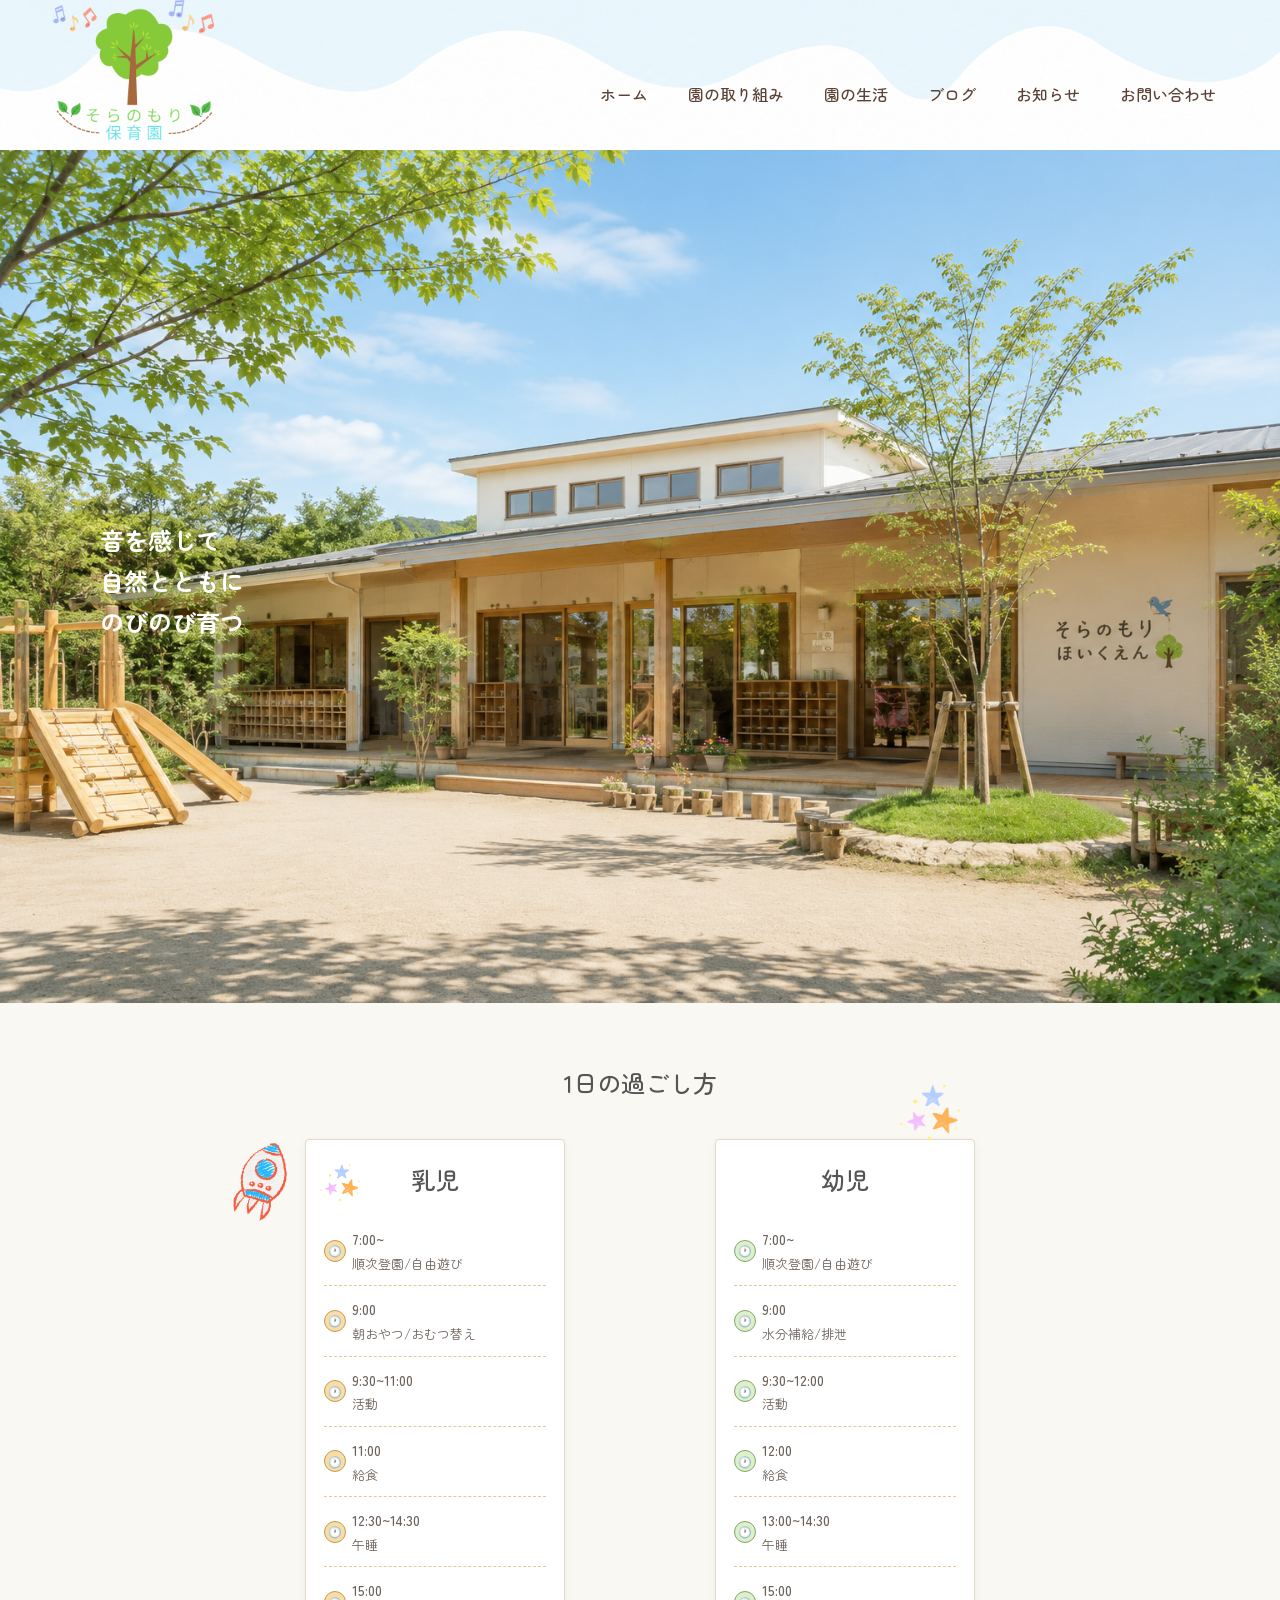
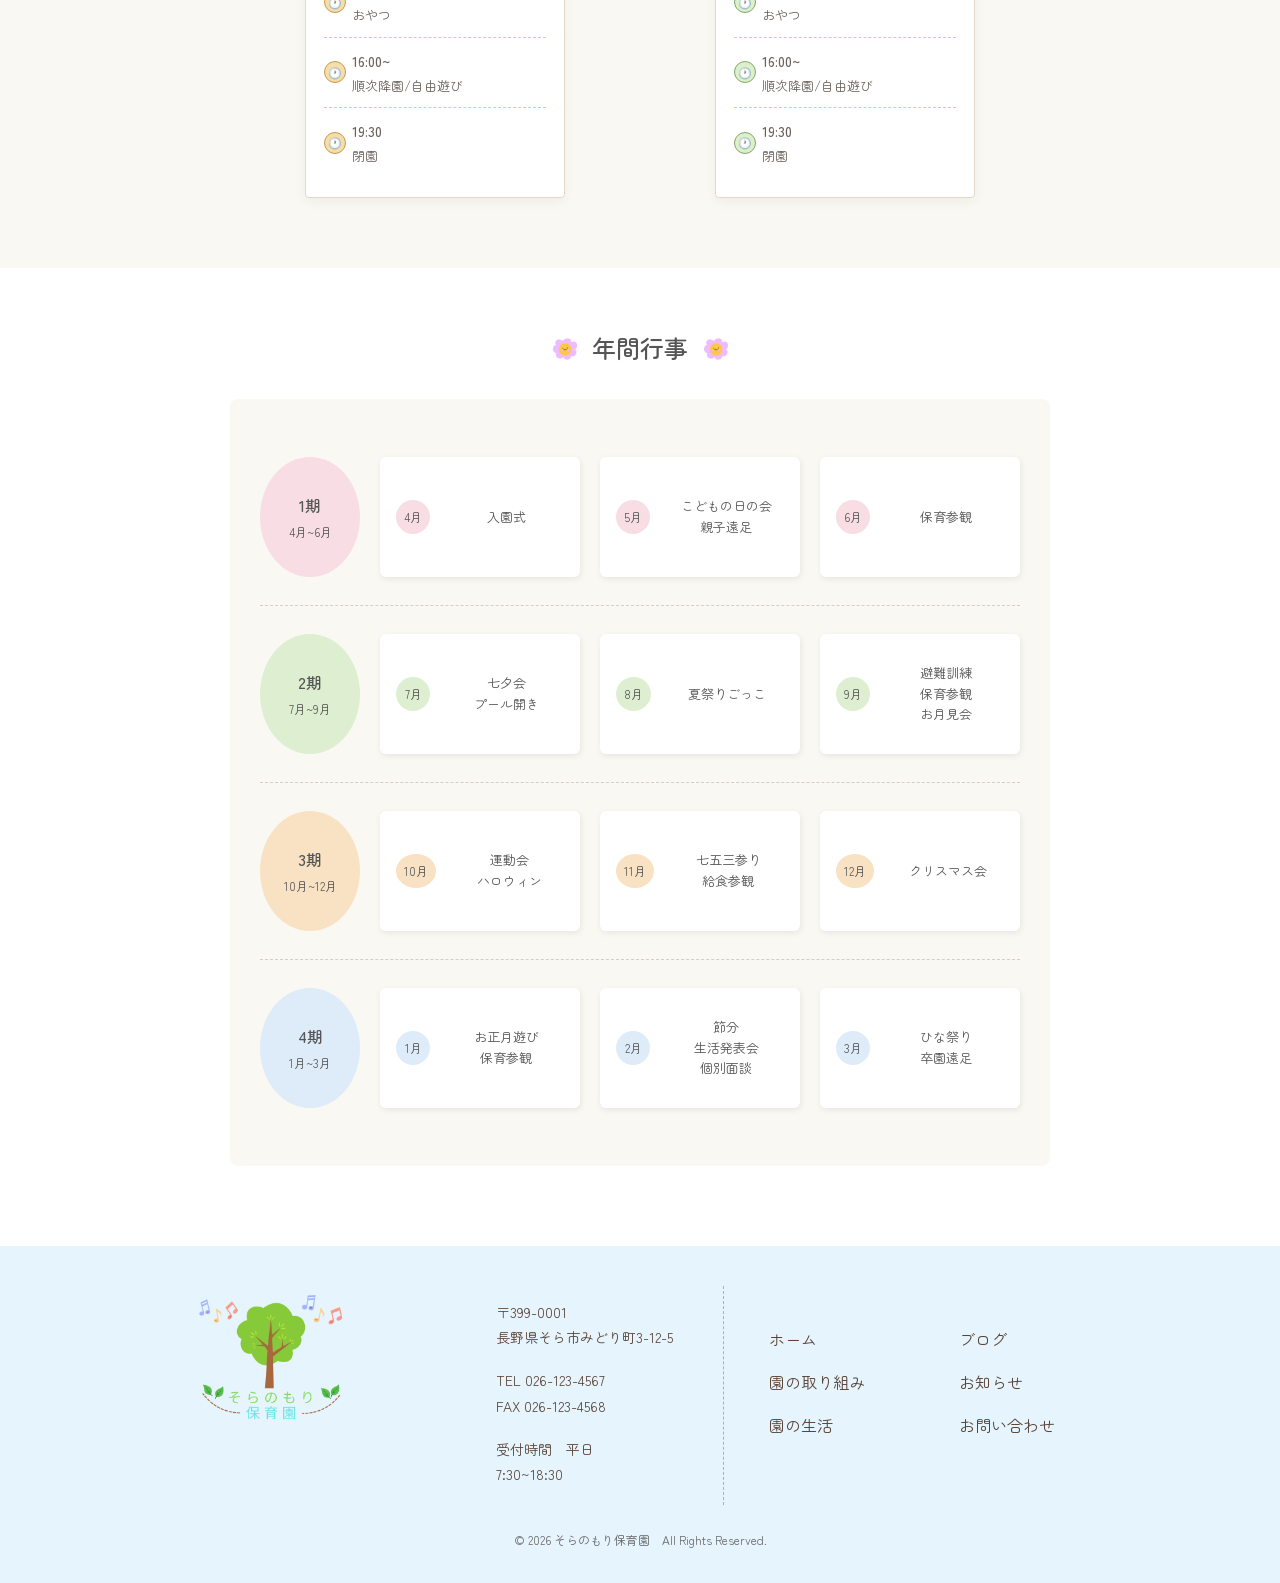
<file: life.html>
<!DOCTYPE html>
<html>
    <head>
        <meta charset="UTF-8">
        <meta name="viewport" content="width=device-width, initial-scale=1.0">
        <title>そらのもり保育園</title>
        <link rel="stylesheet" href="css/style.css">
        <link rel="preconnect" href="https://fonts.googleapis.com">
        <link rel="preconnect" href="https://fonts.gstatic.com" crossorigin>
        <link href="https://fonts.googleapis.com/css2?family=Zen+Maru+Gothic:wght@400;500;700&display=swap" rel="stylesheet">
    </head>
    <body>
    <header class="header">
        <div class="header_inner">
            <div class="logo">
                <a href="index.html">
                    <img src="images/logo.png" alt="そらのもり保育園">
                </a>
            </div>

            <!--ハンバーガーメニュー-->
            <button class="menu-button" type="button" aria-label="メニューを開く">
                <span></span>
                <span></span>
                <span></span>
            </button>

            <nav class="header_nav">
                <ul class="nav_list">
                    <li><a href="index.html">ホーム</a></li>
                    <li><a href="concept.html">園の取り組み</a></li>
                    <li><a href="life.html">園の生活</a></li>
                    <li><a href="blog.html">ブログ</a></li>
                    <li><a href="news.html">お知らせ</a></li>
                    <li><a href="contact.html">お問い合わせ</a></li>
                </ul>
            </nav>
        </div>

    </header>
    <main>
        <section class="hero">
            <img src="images/building.png">
            <div class="hero_message">
            <h1>音を感じて<br>自然とともに<br>のびのび育つ</h1>
            </div>
        </section>

        <section class="schedule">
            <div class="section-title">
                <h1>1日の過ごし方</h1>
                <img class="schedule-deco schedule-star1" src="images/picture-star.png">
                <img class="schedule-deco schedule-star2" src="images/picture-star.png">
                <img class="schedule-deco schedule-rocket" src="images/picture-rocket.png">
            </div>

            <div class="schedule-wrapper">

                <div class="schedule-card">
                    <h2>乳児</h2>
                    <ul class="schedule-list">
                        <li>
                            <span class="time">7:00~</span>
                            <p>順次登園/自由遊び</p>
                        </li>

                        <li>
                            <span class="time">9:00</span>
                            <p>朝おやつ/おむつ替え</p>
                        </li>

                        <li>
                            <span class="time">9:30~11:00</span>
                            <p>活動</p>
                        </li>

                        <li>
                            <span class="time">11:00</span>
                            <p>給食</p>
                        </li>

                        <li>
                            <span class="time">12:30~14:30</span>
                            <p>午睡</p>
                        </li>

                        <li>
                            <span class="time">15:00</span>
                            <p>おやつ</p>
                        </li>

                        <li>
                            <span class="time">16:00~</span>
                            <p>順次降園/自由遊び</p>
                        </li>

                        <li>
                            <span class="time">19:30</span>
                            <p>閉園</p>
                        </li>
                    </ul>
                </div>

                <div class="schedule-card">
                    <h2>幼児</h2>
                    <ul class="schedule-list">
                        <li>
                            <span class="time">7:00~</span>
                            <p>順次登園/自由遊び</p>
                        </li>

                        <li>
                            <span class="time">9:00</span>
                            <p>水分補給/排泄</p>
                        </li>

                        <li>
                            <span class="time">9:30~12:00</span>
                            <p>活動</p>
                        </li>

                        <li>
                            <span class="time">12:00</span>
                            <p>給食</p>
                        </li>

                        <li>
                            <span class="time">13:00~14:30</span>
                            <p>午睡</p>
                        </li>

                        <li>
                            <span class="time">15:00</span>
                            <p>おやつ</p>
                        </li>

                        <li>
                            <span class="time">16:00~</span>
                            <p>順次降園/自由遊び</p>
                        </li>

                        <li>
                            <span class="time">19:30</span>
                            <p>閉園</p>
                        </li>
                    </ul>
                </div>
            </div>
        </section>



        <section class="annual-events">
            <div class="annual-events-title">
                <img src="images/picture-purpleflower.png">
                <h1>年間行事</h1>
                <img src="images/picture-purpleflower.png">
            </div>

            <div class="annual-events-list">
              <div class="annual-events-row">
                <div class="annual-season season-pink">
                    <span>1期</span>
                    <p>4月~6月</p>
                </div>

                <div class="annual-event-card">
                    <span class="event-month month-pink">4月</span>
                    <p>入園式</p>
                </div>

                <div class="annual-event-card">
                    <span class="event-month month-pink">5月</span>
                    <p>こどもの日の会<br>親子遠足</p>
                </div>


                <div class="annual-event-card">
                    <span class="event-month month-pink">6月</span>
                    <p>保育参観</p>
                </div>
              </div>

              <div class="annual-events-row">
                <div class="annual-season season-green">
                    <span>2期</span>
                    <p>7月~9月</p>
                </div>

                <div class="annual-event-card">
                    <span class="event-month month-green">7月</span>
                    <p>七夕会<br>プール開き</p>
                </div>

                <div class="annual-event-card">
                    <span class="event-month month-green">8月</span>
                    <p>夏祭りごっこ</p>
                </div>

                <div class="annual-event-card">
                    <span class="event-month month-green">9月</span>
                    <p>避難訓練<br>保育参観<br>お月見会</p>
                </div>
              </div>

              <div class="annual-events-row">
                <div class="annual-season season-orange">
                    <span>3期</span>
                    <p>10月~12月</p>
                </div>

                <div class="annual-event-card">
                    <span class="event-month month-orange">10月</span>
                    <p>運動会<br>ハロウィン</p>
                </div>

                <div class="annual-event-card">
                    <span class="event-month month-orange">11月</span>
                    <p>七五三参り<br>給食参観</p>
                </div>

                <div class="annual-event-card">
                    <span class="event-month month-orange">12月</span>
                    <p>クリスマス会</p>
                </div>
              </div>

              <div class="annual-events-row">
                <div class="annual-season season-blue">
                    <span>4期</span>
                    <p>1月~3月</p>
                </div>

                <div class="annual-event-card">
                    <span class="event-month month-blue">1月</span>
                    <p>お正月遊び<br>保育参観</p>
                </div>

                <div class="annual-event-card">
                    <span class="event-month month-blue">2月</span>
                    <p>節分<br>生活発表会<br>個別面談</p>
                </div>

                <div class="annual-event-card">
                    <span class="event-month month-blue">3月</span>
                    <p>ひな祭り<br>卒園遠足<br></p>
                </div>
              </div>
            </div>

        </section>

      
    </main>
    <footer class="footer">
         <div class="footer_inner">
            <div class="footer_logo">
                <a href="index.html">
                    <img src="images/logo.png" alt="そらのもり保育園">
                </a>
            </div>
            
            <div class="footer_info">
                <p>〒399-0001<br>
                長野県そら市みどり町3-12-5</p>

                <p>
                    TEL 026-123-4567<br>
                    FAX 026-123-4568
                </p>

                <p>
                    受付時間　平日<br>
                    7:30~18:30
                </p>
            </div>

            <nav class="footer_nav">
                <ul>
                    <li><a href="index.html">ホーム</a></li>
                    <li><a href="concept.html">園の取り組み</a></li>
                    <li><a href="life.html">園の生活</a></li>
                </ul>
                <ul>
                    <li><a href="blog.html">ブログ</a></li>
                    <li><a href="news.html">お知らせ</a></li>
                    <li><a href="contact.html">お問い合わせ</a></li>
                </ul>
            </nav>
        </div>

        <p class="copyright">
            © 2026 そらのもり保育園　All Rights Reserved.
        </p>

    </footer>
    <script>
        const menuButton = document.querySelector('.menu-button');
        const headerNav = document.querySelector('.header_nav');

        menuButton.addEventListener('click' , function(){
            menuButton.classList.toggle('open');
            headerNav.classList.toggle('open');
        });
    </script>
    </body>
</html>
</file>
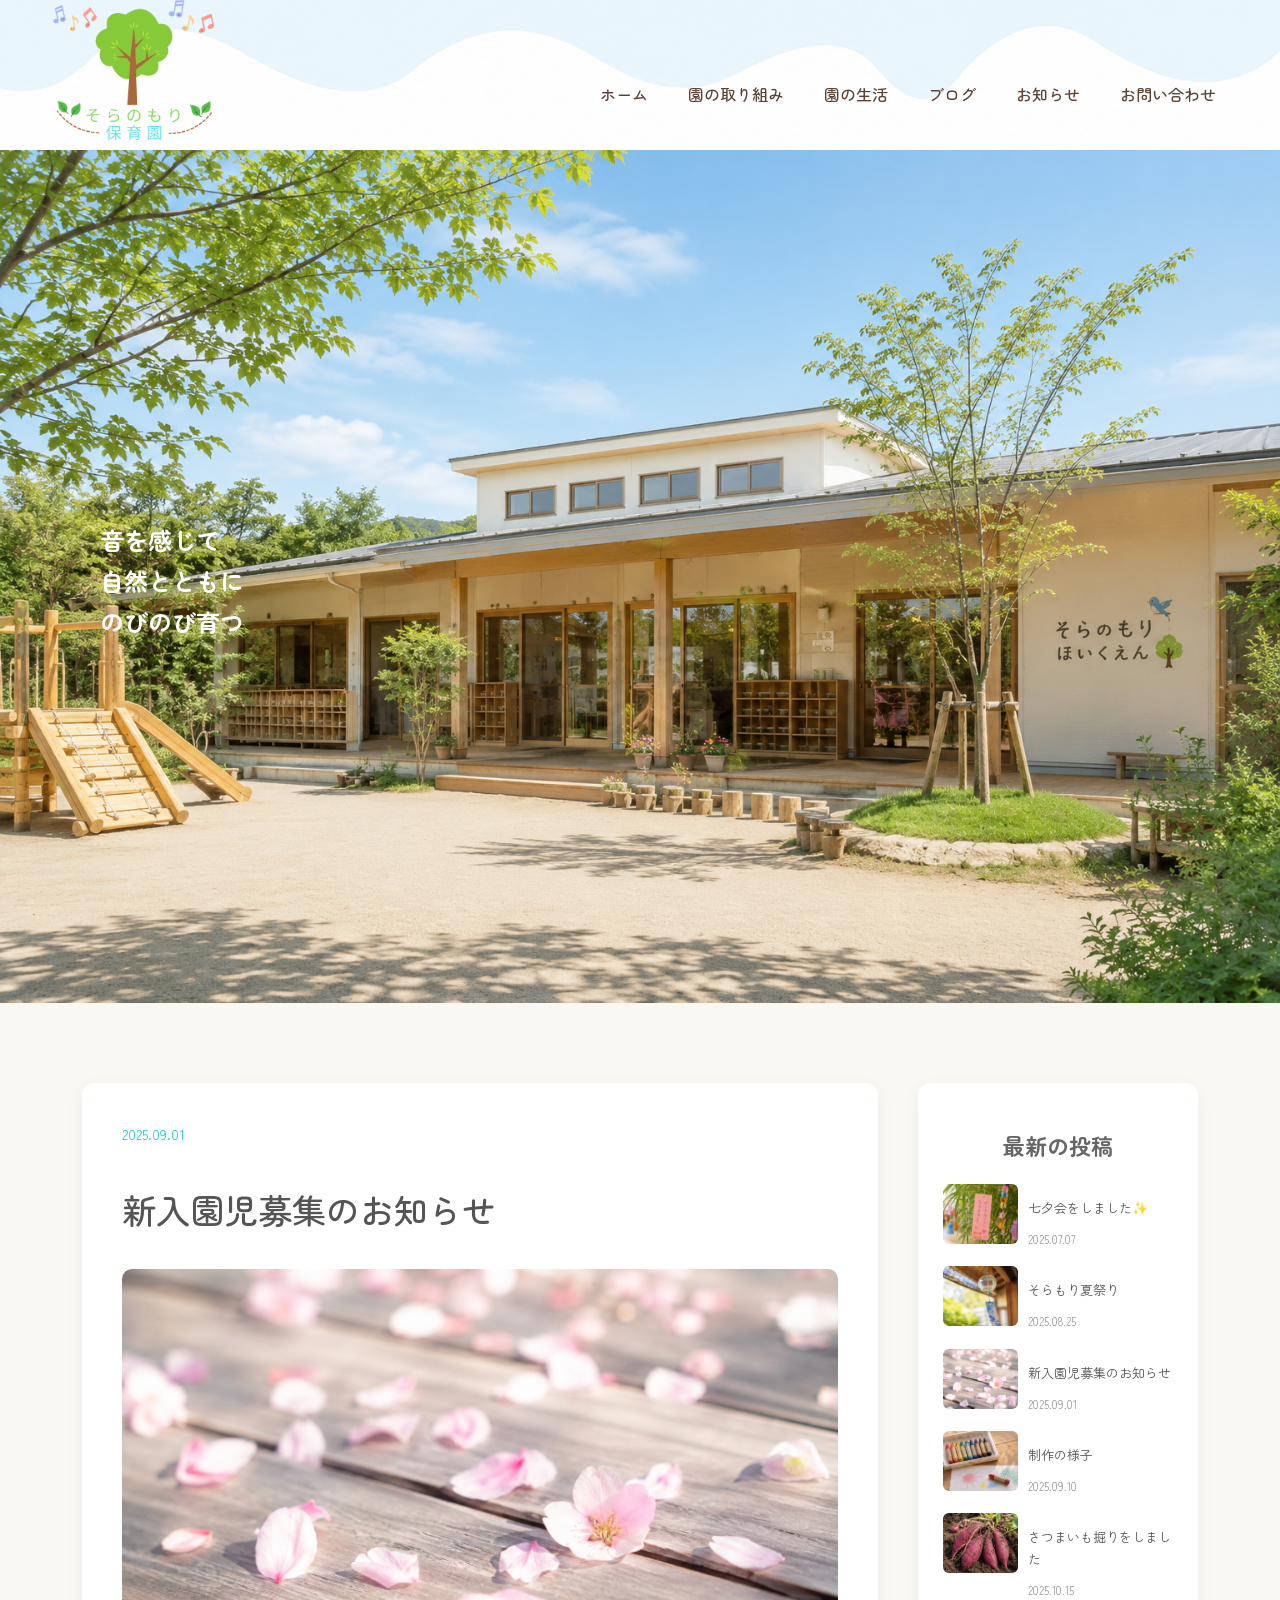
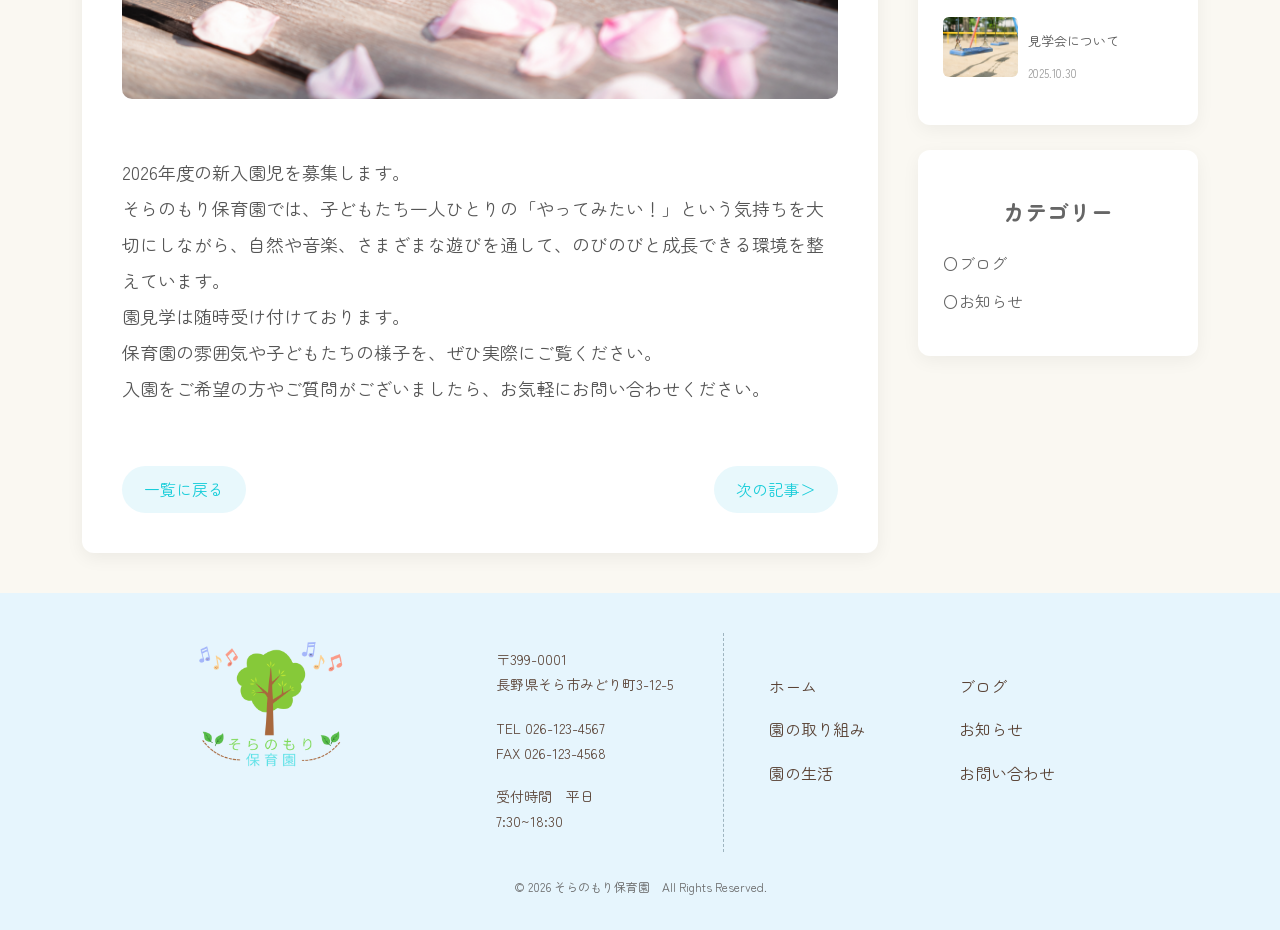
<file: news-new-member.html>
<!DOCTYPE html>
<html>
    <head>
        <meta charset="UTF-8">
        <meta name="viewport" content="width=device-width, initial-scale=1.0">
        <title>そらのもり保育園</title>
        <link rel="stylesheet" href="css/style.css">
        <link rel="preconnect" href="https://fonts.googleapis.com">
        <link rel="preconnect" href="https://fonts.gstatic.com" crossorigin>
        <link href="https://fonts.googleapis.com/css2?family=Zen+Maru+Gothic:wght@400;500;700&display=swap" rel="stylesheet">
    </head>
    <body>
    <header class="header">
        <div class="header_inner">
            <div class="logo">
                <a href="index.html">
                    <img src="images/logo.png" alt="そらのもり保育園">
                </a>
            </div>

            <!--ハンバーガーメニュー-->
            <button class="menu-button" type="button" aria-label="メニューを開く">
                <span></span>
                <span></span>
                <span></span>
            </button>

            <nav class="header_nav">
                <ul class="nav_list">
                    <li><a href="index.html">ホーム</a></li>
                    <li><a href="concept.html">園の取り組み</a></li>
                    <li><a href="life.html">園の生活</a></li>
                    <li><a href="blog.html">ブログ</a></li>
                    <li><a href="news.html">お知らせ</a></li>
                    <li><a href="contact.html">お問い合わせ</a></li>
                </ul>
            </nav>
        </div>

    </header>
    <main>
        <section class="hero">
            <img src="images/building.png">
            <div class="hero_message">
            <h1>音を感じて<br>自然とともに<br>のびのび育つ</h1>
            </div>
        </section>

        <section class="news-detail-page">
            <div class="news-detail-inner">
                <article class="news-detail-article">
                    <time class="news-detail-date" datetime="2025-09-01">
                        2025.09.01
                    </time>

                    <h1 class="news-detail-title">
                        新入園児募集のお知らせ
                    </h1>
                    <img
                    class="news-detail-main-image"
                    src="images/cherryblossoms.png">

                    <p class="news-detail-lead">
                        2026年度の新入園児を募集します。<br>そらのもり保育園では、子どもたち一人ひとりの「やってみたい！」という気持ちを大切にしながら、自然や音楽、さまざまな遊びを通して、のびのびと成長できる環境を整えています。
                        <br>園見学は随時受け付けております。
                        <br>保育園の雰囲気や子どもたちの様子を、ぜひ実際にご覧ください。
                        <br>入園をご希望の方やご質問がございましたら、お気軽にお問い合わせください。
                    </p>

                    <div class="news-detail-navigation">
                        
                         <a href="news.html" class="news-nav-button">
                            一覧に戻る
                        </a>
                         <a href="news-new-member.html" class="news-nav-button">
                            次の記事＞
                        </a>
                    </div>
                </article>

                <aside class="news-sidebar">
                    <section class="sidebar-box">
                        <h2>最新の投稿</h2>
                        <a href="blog-tanabata.html" class="sidebar-post">
                            <img src="images/tanabata.png">
                        
                        <div>
                            <p>七夕会をしました✨</p>
                            <time datetime="2025-07-07">
                                2025.07.07
                            </time>
                        </div>
                        </a>

                        <a href="blog-tanabata.html" class="sidebar-post">
                            <img src="images/fuurin.png">
                        
                        <div>
                            <p>そらもり夏祭り</p>
                            <time datetime="2025-08-25">
                                2025.08.25
                            </time>
                        </div>
                        </a>

                        <a href="news-new-member.html" class="sidebar-post">
                            <img src="images/cherryblossoms.png">
                        
                        <div>
                            <p>新入園児募集のお知らせ</p>
                            <time datetime="2025-09-01">
                                2025.09.01
                            </time>
                        </div>
                        </a>

                        <a href="blog-tanabata.html" class="sidebar-post">
                            <img src="images/kureyon.png">
                        
                        <div>
                            <p>制作の様子</p>
                            <time datetime="2025-09-10">
                                2025.09.10
                            </time>
                        </div>
                        </a>

                        <a href="blog-tanabata.html" class="sidebar-post">
                            <img src="images/poteto.png">
                        
                        <div>
                            <p>さつまいも掘りをしました</p>
                            <time datetime="2025-10-15">
                                2025.10.15
                            </time>
                        </div>
                        </a>

                        <a href="news-new-member.html" class="sidebar-post">
                            <img src="images/swing.png">
                        
                        <div>
                            <p>見学会について</p>
                            <time datetime="2025-10-30">
                                2025.10.30
                            </time>
                        </div>
                        </a>
                    </section>

                    <section class="sidebar-box sidebar-category">
                        <h2>カテゴリー</h2>

                        <ul>
                            <li>
                                <a href="blog.html">〇ブログ</a>
                            </li>
                            <li>
                                <a href="news.html">〇お知らせ</a>
                            </li>
                        </ul>
                    </section>
                </aside>
            </div>


        </section>

        
    </main>
    <footer class="footer">
         <div class="footer_inner">
            <div class="footer_logo">
                <a href="index.html">
                    <img src="images/logo.png" alt="そらのもり保育園">
                </a>
            </div>
            
            <div class="footer_info">
                <p>〒399-0001<br>
                長野県そら市みどり町3-12-5</p>

                <p>
                    TEL 026-123-4567<br>
                    FAX 026-123-4568
                </p>

                <p>
                    受付時間　平日<br>
                    7:30~18:30
                </p>
            </div>

            <nav class="footer_nav">
                <ul>
                    <li><a href="index.html">ホーム</a></li>
                    <li><a href="concept.html">園の取り組み</a></li>
                    <li><a href="life.html">園の生活</a></li>
                </ul>
                <ul>
                    <li><a href="blog.html">ブログ</a></li>
                    <li><a href="news.html">お知らせ</a></li>
                    <li><a href="contact.html">お問い合わせ</a></li>
                </ul>
            </nav>
        </div>

        <p class="copyright">
            © 2026 そらのもり保育園　All Rights Reserved.
        </p>

    </footer>
    <script>
        const menuButton = document.querySelector('.menu-button');
        const headerNav = document.querySelector('.header_nav');

        menuButton.addEventListener('click' , function(){
            menuButton.classList.toggle('open');
            headerNav.classList.toggle('open');
        });
    </script>
    </body>
</html>
</file>
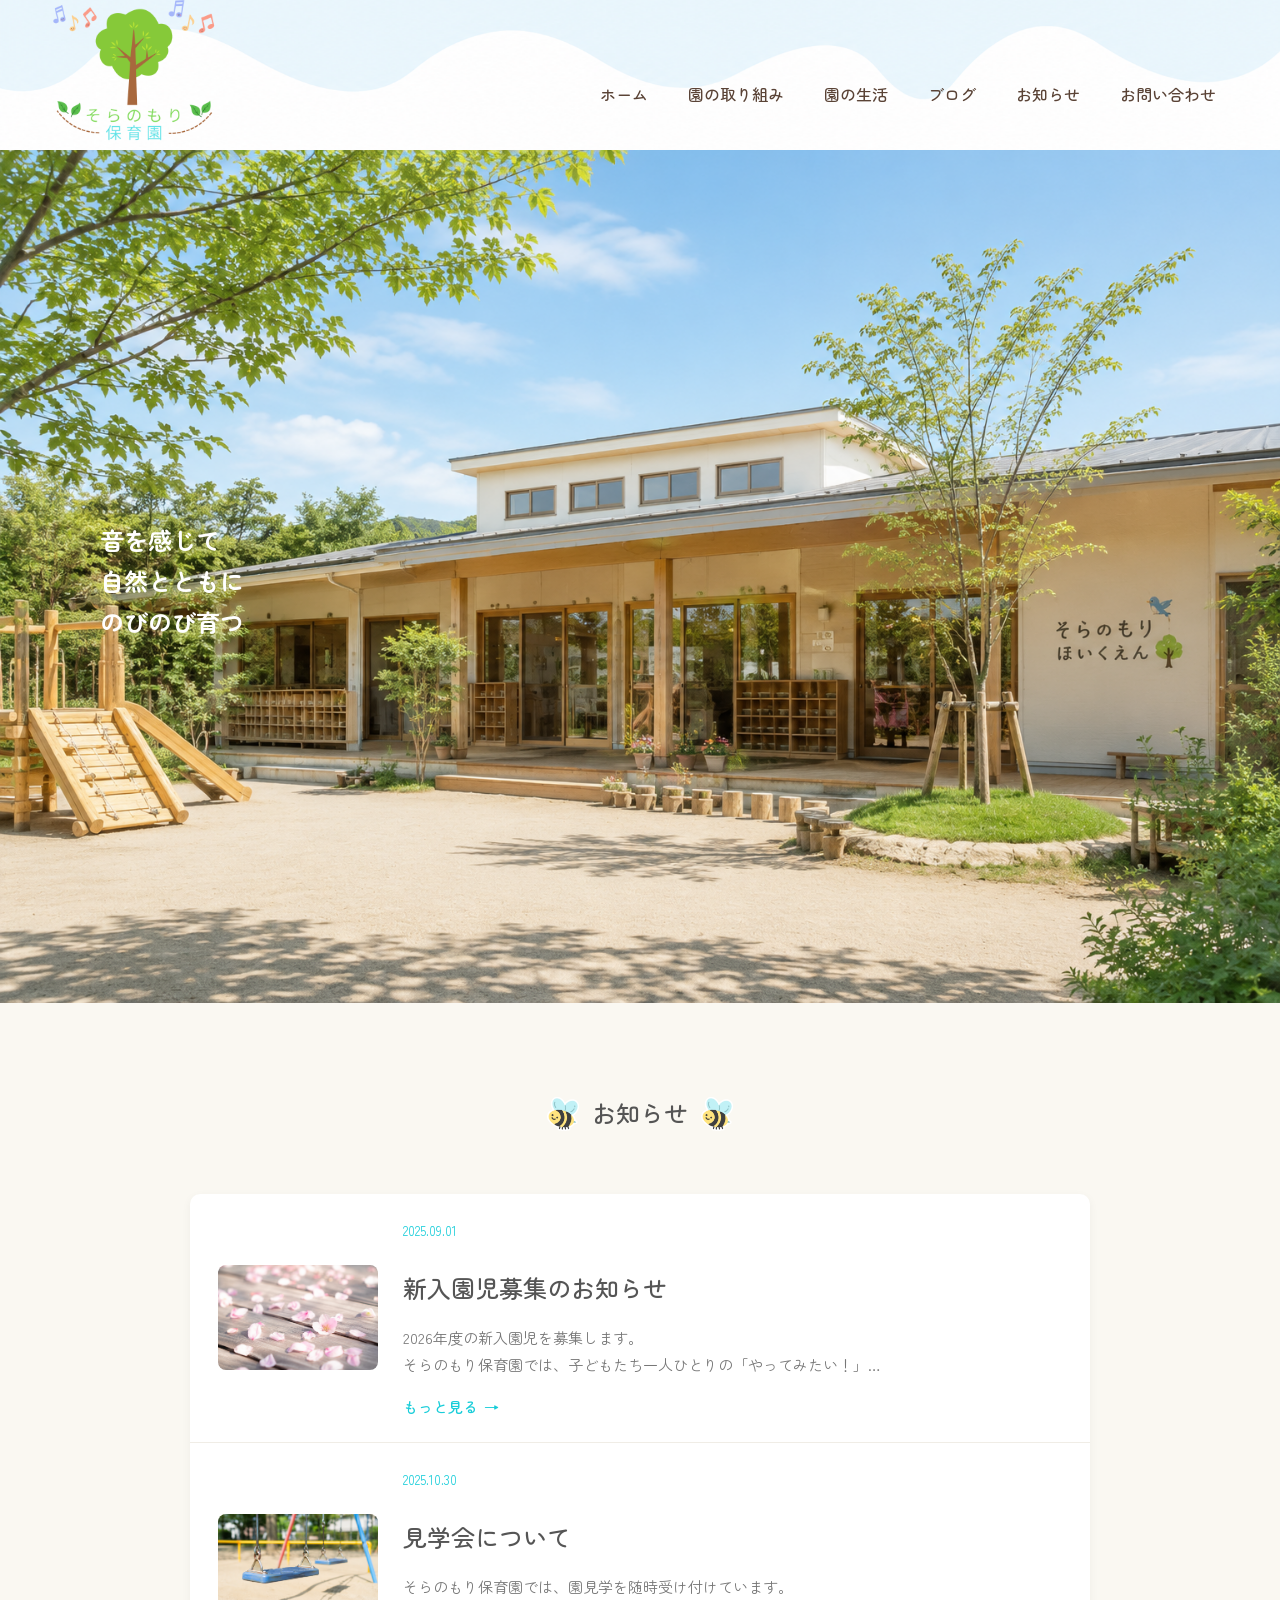
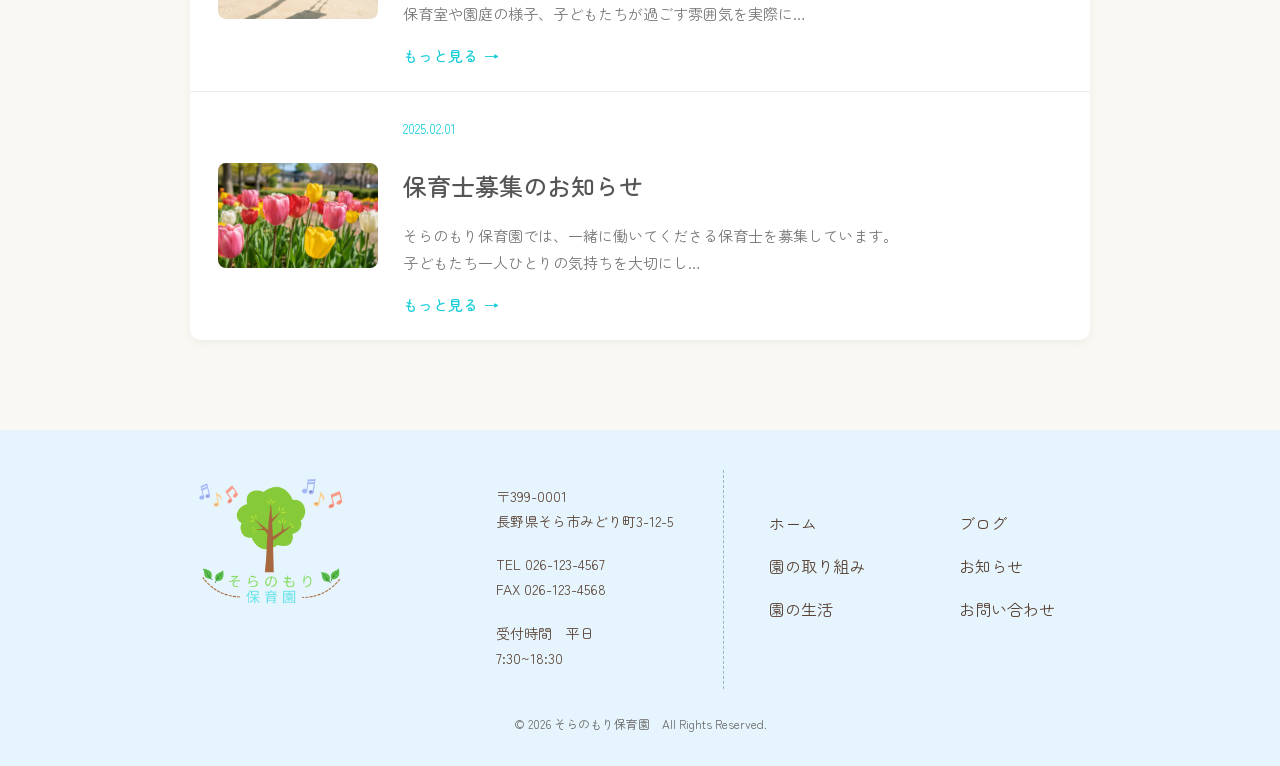
<file: news.html>
<!DOCTYPE html>
<html>
    <head>
        <meta charset="UTF-8">
        <meta name="viewport" content="width=device-width, initial-scale=1.0">
        <title>そらのもり保育園</title>
        <link rel="stylesheet" href="css/style.css">
        <link rel="preconnect" href="https://fonts.googleapis.com">
        <link rel="preconnect" href="https://fonts.gstatic.com" crossorigin>
        <link href="https://fonts.googleapis.com/css2?family=Zen+Maru+Gothic:wght@400;500;700&display=swap" rel="stylesheet">
    </head>
    <body>
    <header class="header">
        <div class="header_inner">
            <div class="logo">
                <a href="index.html">
                    <img src="images/logo.png" alt="そらのもり保育園">
                </a>
            </div>

            <!--ハンバーガーメニュー-->
            <button class="menu-button" type="button" aria-label="メニューを開く">
                <span></span>
                <span></span>
                <span></span>
            </button>

            <nav class="header_nav">
                <ul class="nav_list">
                    <li><a href="index.html">ホーム</a></li>
                    <li><a href="concept.html">園の取り組み</a></li>
                    <li><a href="life.html">園の生活</a></li>
                    <li><a href="blog.html">ブログ</a></li>
                    <li><a href="news.html">お知らせ</a></li>
                    <li><a href="contact.html">お問い合わせ</a></li>
                </ul>
            </nav>
        </div>

    </header>
    <main>
        <section class="hero">
            <img src="images/building.png">
            <div class="hero_message">
            <h1>音を感じて<br>自然とともに<br>のびのび育つ</h1>
            </div>
        </section>

         <section class="news-page">

            <div class="news-page-title">
                <img src="images/picture-bee.png">
                <h1>お知らせ</h1>
                <img src="images/picture-bee.png">
            </div>

            <div class="news-page-list">

                <article class="news-page-item">
                    <a href="news-new-member.html"
                       class="blog-page-image">
                    
                    <img src="images/cherryblossoms.png">
                </a>

                <div class="news-page-content">
                    <time datetime="2025-09-01">
                        2025.09.01
                    </time>

                    <h2>
                        <a href="news-new-member.html">
                            新入園児募集のお知らせ
                        </a>
                    </h2>

                    <p>
                        2026年度の新入園児を募集します。<br>そらのもり保育園では、子どもたち一人ひとりの「やってみたい！」…
                    </p>

                    <a href="news-new-member.html"
                       class="news-more">
                    
                    もっと見る
                    <span>→</span>
                     </a>

                </div>
                </article>

                 <article class="news-page-item">
                    <a href="news-new-member.html"
                       class="news-page-image">
                    
                    <img src="images/swing.png">
                </a>

                <div class="news-page-content">
                    <time datetime="2025-10-30">
                        2025.10.30
                    </time>

                    <h2>
                        <a href="news-new-member.html">
                            見学会について
                        </a>
                    </h2>

                    <p>
                        そらのもり保育園では、園見学を随時受け付けています。<br>保育室や園庭の様子、子どもたちが過ごす雰囲気を実際に…
                    </p>

                    <a href="news-new-member.html"
                       class="news-more">
                    
                    もっと見る
                    <span>→</span>
                     </a>

                </div>
                </article>

                 <article class="news-page-item">
                    <a href="news-new-member.html"
                       class="news-page-image">
                    
                    <img src="images/tulip.png">
                </a>

                <div class="news-page-content">
                    <time datetime="2025-02-01">
                        2025.02.01
                    </time>

                    <h2>
                        <a href="news-new-member.html">
                            保育士募集のお知らせ
                        </a>
                    </h2>

                    <p>
                        そらのもり保育園では、一緒に働いてくださる保育士を募集しています。<br>子どもたち一人ひとりの気持ちを大切にし…
                    </p>

                    <a href="news-new-member.html"
                       class="news-more">
                    
                    もっと見る
                    <span>→</span>
                     </a>

                </div>
                </article>
            </div>
            
        </section>
    </main>
    <footer class="footer">
         <div class="footer_inner">
            <div class="footer_logo">
                <a href="index.html">
                    <img src="images/logo.png" alt="そらのもり保育園">
                </a>
            </div>
            
            <div class="footer_info">
                <p>〒399-0001<br>
                長野県そら市みどり町3-12-5</p>

                <p>
                    TEL 026-123-4567<br>
                    FAX 026-123-4568
                </p>

                <p>
                    受付時間　平日<br>
                    7:30~18:30
                </p>
            </div>

            <nav class="footer_nav">
                <ul>
                    <li><a href="index.html">ホーム</a></li>
                    <li><a href="concept.html">園の取り組み</a></li>
                    <li><a href="life.html">園の生活</a></li>
                </ul>
                <ul>
                    <li><a href="blog.html">ブログ</a></li>
                    <li><a href="news.html">お知らせ</a></li>
                    <li><a href="contact.html">お問い合わせ</a></li>
                </ul>
            </nav>
        </div>

        <p class="copyright">
            © 2026 そらのもり保育園　All Rights Reserved.
        </p>

    </footer>
    <script>
        const menuButton = document.querySelector('.menu-button');
        const headerNav = document.querySelector('.header_nav');

        menuButton.addEventListener('click' , function(){
            menuButton.classList.toggle('open');
            headerNav.classList.toggle('open');
        });
    </script>
    </body>
</html>
</file>
<file: css/style.css>
*{
    box-sizing: border-box;
}

body{
    font-family: "Zen Maru Gothic", sans-serif;
    color: #555;
    line-height: 1.7;
    margin: 0;
    padding: 0;
}
.header{
    width: 100%;
    height: 150px;
    background-image: url(../images/header-blue.png);
    background-size: cover;
    background-repeat: no-repeat;
    background-position: center calc(50% + 100px) ;
    padding: 20px 0;
    position: static;
    top: 0;
    left: 0;
    z-index: 100;
}
.header_inner{
    width: 90%;
    max-width: 1200px;
    margin: 0 auto;

    display: flex;
    justify-content: space-between;
    align-items: center;
}
.menu-button{
    display: none;
}
.logo img{
    width: 180px;
    display: block;
    margin-left: -20px;
    margin-top: -30px;
}
.nav_list{
    display: flex;
    gap: 40px;
    list-style: none;
}
.nav_list a{
    text-decoration: none;
    color: #5a4336;
    font-weight: 500;
    transition: .3s;
}
.nav_list a:hover{
    color: #6bbf59;
}
.hero{
    position: relative;
    margin: 0;
}
.hero img{
    width: 100%;
    display: block;
}
.hero_message{
    position: absolute;
    top: 350px;
    left: 100px;
    color: white;
}
.about{
    text-align: center;
    position: relative;
    background-color: #FAF8F2;
    height: 400px;
    margin: 0;
    padding: 50px 0 0;
}
.sp{
    display: none;
}
.about h3{
    margin: 0;
    padding-top: 50px;
}
.about_deco{
    position: absolute;
    width: 70px;
    height: auto;
    display: block;
}
.cloud_right{
    position: absolute;
    top: 80px;
    right: 200px;
}
.rainbow{
    position: absolute;
    top: 120px;
    left: 60px;
    transform: rotate(-20deg);
}
.cloud_left{
    position: absolute;
    top: 280px;
    left: 120px;
}
.concept{
    margin-top: 100px;
    text-align: center;
    position: relative;
}
.concept-cards{
    display: flex;
    justify-content: center;
    gap: 100px;
    margin-top: 50px;
}
.concept-card{
    width: 250px;
    border: 1px solid #d8d8d8;
    border-radius: 6px;
    box-shadow: 3px 3px 8px rgba(0, 0, 0, 15);
    padding: 20px;
    position: relative;
}
.concept-icon{
    width: 60px;
    height: 60px;
    border-radius: 50%;
    display: flex;
    justify-content: center;
    align-items: center;
    font-size: 28px;
    margin: -25px auto 15px;
}
.green{
    background-color: #DDF7B8;
    margin-top: 10px;

}
.blue{
    background-color: #D8F6FA;
    margin-top: 10px;
}
.yellow{
    background-color: #FFF4CE;
    margin-top: 10px;
}
.concept-icon img{
    width: 100px;
    height: 100px;
    object-fit: contain;
    margin-top: 5px;
}
.concept-card h2{
    font-size: 22px;
    color: #5A4336;
    font-weight: 500;
}
.concept-photo{
    width: 100%;
    height: 150px;
    object-fit: cover;
    border-radius: 4px;
    display: block;
}
.detail{
    display: flex;
    align-items: center;
    justify-content: center;
    gap: 10px;
    width: fit-content;
    margin: 25px 100px 0 auto;
    padding: 5px 14px;
    background-color: #42BFC8;
    color: white;
    border-radius: 999px;
    text-decoration: none;
    font-size: 16px;
    font-weight: 500;
    box-shadow: 0px 3px 3px rgba(0, 0, 0, 15);
    transition: 0.3s;
}
.concept_deco{
    position: absolute;
    width: 70px;
    height: auto;
    display: block;
}
.bird{
   position: absolute;
   right: 120px;
   top: 50px;
}
.star{
    position: absolute;
    left: 70px;
    top: 280px;
}
.detail:hover{
    background-color: #2EAAB5;
}

.blog,
.news{
    width: 90%;
    max-width: 1100px;
    margin: 80px auto;
    position: relative;
    text-align: center;
    background-color: #FAF8F2;
    padding: 40px;
}
.post-list{
    background-color: #fff;
    padding: 15px 25px;
    border: 4px;
}
.post-item{
    display: flex;
    align-items: center;
    gap: 15px;
    padding: 12px 0;
    border-bottom: 1px dotted #bbb;
    color: #5a4336;
    text-decoration: none;
    transition: 0.3s;
}
.post-item:last-child{
    border-bottom: none;
}
.post-item img{
    width: 55px;
    height: 40px;
    object-fit: cover;
}
.post-item:hover{
    color: #42BFC8;
    transform: translateX(5px);
}
.blog_deco,
.news_deco{
    position: absolute;
    width: 30px;
    height: auto;
    display: block;
}
.leaf-right{
    position: absolute;
    top: 75px;
    right: 350px;
}
.leaf-left{
    position: absolute;
    top: 75px;
    left: 350px;
}
.bee-right{
    position: absolute;
    top: 75px;
    right: 400px;
}
.bee-left{
    position: absolute;
    top: 75px;
    left: 400px;
}
.footer{
    background-color: #e6f5fd;
    margin-top: 0;
    padding: 40px 0 20px;
}
.footer_inner{
    width: 90%;
    max-width: 900px;
    margin: 0 auto;
    display: flex;
    justify-content: center;
    align-items: flex-start;
    gap: 45px;
}
.footer_logo img{
    width: 160px;
    margin-right: 100px;
}
.footer_info{
    font-size: 14px;
    line-height: 1.8;
    color: #5a4336;
    border-right: 1px dashed #9eb4bf;
    padding-right: 50px;
}
.footer_info p{
    margin-bottom: 18px;
}
.footer_nav{
    margin-top: 30px;
    display: flex;
    gap: 60px;
    padding-top: 10px;
}
.footer_nav ul{
    list-style: none;
    padding: 0;
    margin: 0;
    width: 130px;
}
.footer_nav li{
    margin-bottom: 16px;
}
.footer_nav a{
    text-decoration: none;
    color: #5a4336;
}
.footer_nav a:hover{
    color: #42BFC8;
}
.copyright{
    text-align: center;
    margin-top: 25px;
    font-size: 12px;
    color: #666;
}

/*園について*/
.conceptpage{
    position: relative;
}
.concept-message{
    position: relative;
    padding: 55px 20px 45px;
    background-color: #FAF8F2;
    text-align: center;
}
.concept-message h1{
    margin: 0 0 18px;
    font-weight: 500;
}
.concept-message h3{
    max-width: 760px;
    margin: 0 auto;
    line-height: 1.9;
}
.concept-message-deco{
    position: absolute;
    width: 45px;
    height: auto;
}
.right-flower{
    top: 75px;
    right: 600px;
}
.left-flower{
    top: 75px;
    left: 600px;
}
.concept-detail{
    width: 90%;
    max-width: 950px;
    margin: 0 auto;
    padding: 30px 20px 70px;
}
.concept-detail-item{
    position: relative;
    padding: 55px 0 40px;
    border-bottom: 1px dashed #ccc;
}
.concept-main{
    display: flex;
    align-items: center;
    justify-content: space-between;
    gap: 55px;
}
.concept-detail-item:last-child{
    border-bottom: none;
}
.concept-detail-item.reverse .concept-main{
    flex-direction: row-reverse;
}
.concept-mainphoto{
    width: 43%;
    height: 230px;
    object-fit: cover;
    border-radius: 5px;
    display: block;
}
.concept-text{
    width: 47%;
}
.concept-text h1{
    margin: 0 0 15px;
    font-weight: 500;
}
.concept-text h3{
    margin: 0;
    line-height: 1.9;
}
.concept-photos{
    display: grid;
    grid-template-columns: repeat(4,1fr);
    gap: 18px;
    margin-top: 30px;
}
.concept-photos img{
    width: 100%;
    height: 95px;
    object-fit: cover;
    border-radius: 3px;
    display: block;
}
.item-deco{
    position: absolute;
    width: 48px;
    height: auto;
}
.leaf-big{
    top: 85px;
    right: -20px;
}
.leaf-small{
    top: 130px;
    right: 25px;
    width: 30px;
}
.note{
    width: 70px;
    top: 130px;
    left: 320px;
}
.music-star{
    top: 180px;
    left: 380px;
    width: 35px;
}
.myself-sun{
    top: 50px;
    right: 70px;
}
.myself-cloud{
    top: 250px;
    right: 10px;
}

/*園の生活*/
/*1日の過ごし方*/
.schedule{
    padding: 60px 20px 70px;
    background-color: #FAF8F2;
}
.section-title{
    display: flex;
    justify-content: center;
    align-items: center;
    gap: 15px;
    margin-bottom: 35px;
    position: relative;
}
.section-title h1{
    margin: 0;
    font-weight: 500;
}
.schedule-star1{
    position: absolute;
    top: 20px;
    right: 300px;
    width: 60px;
    height: auto;
}
.schedule-star2{
    position: absolute;
    top: 100px;
    left: 300px;
    width: 40px;
    height: auto;
}
.schedule-rocket{
    position: absolute;
    top: 80px;
    left: 200px;
    width: 80px;
    height: auto;
}
.schedule-wrapper{
    display: flex;
    justify-content: center;
    align-items: flex-start;
    gap: 150px;
    width: 90%;
    max-width: 850px;
    margin: 0 auto;
}
.schedule-card{
    width: 260px;
    padding: 20px 18px;
    background-color: #fff;
    border: 1px solid #E4D8CA;
    border-radius: 4px;
    box-shadow: 0 4px 12px rgba(0, 0, 0, 0.05);
}
.schedule-card h2{
    margin: 0 0 15px;
    font-weight: 500;
    text-align: center;
}
.schedule-list{
    margin: 0;
    padding: 0;
    list-style: none;
}
.schedule-list li{
    position: relative;
    padding: 12px 0 12px 28px;
    border-bottom: 1px dashed #e7c892;
}
.schedule-list li:last-child{
    border-bottom: none;
}
.schedule-list li::before{
    content: "🕐";
    position: absolute;
    top: 50%;
    left: 0;
    width: 20px;
    height: 20px;
    display: flex;
    justify-content: center;
    align-items: center;
    transform: translateY(-50%);
    color: #8a6b3e;
    background-color: #f8dda8;
    border: 1px solid #c69a50;
    border-radius: 50%;
    font-size: 11px;
    line-height: 1;
}
.schedule-card:nth-child(2) .schedule-list li::before{
    color: #55774a;
    background-color: #ddf0c9;
    border-color: #82a66c;
}
.schedule-list .time{
    display: block;
    color: #6c625c;
    font-size: 14px;
    font-weight: 500;
}
.schedule-list p{
    margin: 2px 0 0;
    color:#6c625c;
    font-size: 13px;
    line-height: 1.5;
}

/*年間行事*/
.annual-events{
    padding: 60px 20px 80px;
    background-color: #fff;
}
.annual-events-title{
    display: flex;
    justify-content: center;
    align-items: center;
    gap: 15px;
    margin-bottom: 30px;
}
.annual-events-title h1{
    margin: 0;
    font-weight: 500;
}
.annual-events-title img{
    width: 25px;
    height: 24px;
    object-fit: contain;
    flex-shrink: 0;
}
.annual-events-list{
    width: 90%;
    max-width: 820px;
    margin: 0 auto;
    padding: 30px;
    background-color: #FAF8F2;
    border-radius: 8px;
}
.annual-events-row{
    display: grid;
    grid-template-columns: 100px repeat(3 , 1fr);
    align-items: stretch;
    gap: 20px;
    padding: 28px 0;
}
.annual-events-row + .annual-events-row{
    border-top: 1px dashed #d7cec3;
}
.annual-season{
    display: flex;
    flex-direction: column;
    justify-content: center;
    align-items: center;
    min-height: 95px;
    border-radius: 50%;
    text-align: center;
}
.annual-season span{
    font-size: 16px;
    font-weight: 500;
}
.annual-season p{
    margin: 3px 0 0;
    font-size: 12px;
}
.annual-event-card{
    display: flex;
    align-items: center;
    gap: 18px;
    min-height: 120px;
    padding: 20px 16px;
    background-color: #fff;
    border-radius: 6px;
    box-shadow: 1px 2px 6px rgba(0, 0, 0, 0.08);
}
.event-month{
    display: inline-flex;
    justify-content: center;
    align-items: center;
    min-width: 34px;
    height: 34px;
    padding: 0 8px;
    border-radius: 50%;
    font-size: 12px;
}
.annual-event-card p{
    flex: 1;
    display: flex;
    justify-content: center;
    align-items: center;
    font-size: 13px;
    margin: 0;
    line-height: 1.6;
    text-align: center;
}
.season-pink,
.month-pink{
    background-color: #f8dde5;
}
.season-green,
.month-green{
    background-color: #ddefd0;
}
.season-orange,
.month-orange{
    background-color: #f8e2c3;
}
.season-blue,
.month-blue{
    background-color: #ddecf8;
}

/*ブログ*/
.blog-page{
    padding: 70px 20px 90px;
    background-color: #FAF8F2;
}

.blog-page-title{
    display: flex;
    justify-content: center;
    align-items: center;
    gap: 12px;
    margin-bottom: 40px;
}
.blog-page-title h1{
    font-weight: 500;
}
.blog-page-title img{
    width: 34px;
    height: auto;
    object-fit: contain;
    flex-shrink: 0;
    display: block;
}
.blog-page-list{
    max-width: 900px;
    margin: 0 auto;
    background: #fff;
    border-radius: 10px;
    overflow: hidden;
    box-shadow: 0 3px 10px rgba(0, 0, 0,.05);
}
.blog-page-item{
    display: flex;
    align-items: center;
    gap: 25px;
    padding: 22px 28px;
    border-bottom: 1px solid #f0ede6;
    transition: .3s;
}
.blog-page-item:last-child{
    border-bottom: none;
}
.blog-page-item:hover{
    background: #fffdf8;
}
.blog-page-image{
    flex-shrink: 0;
}
.blog-page-image img{
    width: 160px;
    height: 105px;
    object-fit: cover;
    border-radius: 8px;
    display: block;
}
.blog-page-content{
    flex: 1;
}
.blog-page-content time{
    display: inline-block;
    color: #87c76d;
    font-size: 13px;
    margin-bottom: 6px;
}
.blog-page-content h2{
    margin-bottom: 10px;
    font-size: 24px;
    font-weight: 500;
}
.blog-page-content h2 a{
    text-decoration: none;
    color: #555;
}
.blog-page-content p{
    font-size: 15px;
    line-height: 1.8;
    color: #777;
    margin-bottom: 15px;
}
.blog-more{
    display: inline-flex;
    align-items: center;
    gap: 6px;
    color: #79c167;
    font-size: 15px;
    text-decoration: none;
    font-weight: 500;
    transition: .3s;
}

.blog-more:hover{
    color: #5aa94b;
}
.blog-more span{
    transition: .3s;
}
.blog-more:hover span{
    transform: translateX(4px);
}

/*ブログ詳細ページ*/
.blog-detail-page{
    padding: 80px 20px 40px;
    background: #FAF8F2;
}
.blog-detail-inner{
    width: 90%;
    max-width: 1200px;
    margin: 0 auto;
    display: flex;
    gap: 40px;
    align-items: flex-start;
}
.blog-detail-article{
    flex: 1;
    background: #fff;
    padding: 40px;
    border-radius: 12px;
    box-shadow: 0 5px 18px rgba(0, 0, 0, .06);
}
.blog-detail-date{
    display: block;
    color: #97c978;
    font-size: 14px;
    margin-bottom: 10px;
}
.blog-detail-title{
    font-size: 34px;
    font-weight: 500;
    color: #555;
    margin-bottom: 30px;
}
.blog-detail-main-image{
    width: 100%;
    height: 430px;
    object-fit: cover;
    border-radius: 10px;
    margin-bottom: 30px;
}
.blog-detail-lead{
    font-size: 18px;
    line-height: 2;
    margin-bottom: 35px;
}
.blog-detail-gallery{
    display: flex;
    gap: 15px;
    margin-bottom: 35px;
}
.blog-detail-gallery img{
    width: calc(100% / 3);
    height: 170px;
    object-fit: cover;
    border-radius: 8px;
}
.blog-detail-text p{
    line-height: 2;
    margin-bottom: 18px;
}
.blog-detail-navigation{
    display: flex;
    justify-content: space-between;
    margin-top: 60px;
}
.blog-nav-button{
    text-decoration: none;
    color: #6abf69;
    background: #eef8e9;
    padding: 10px 22px;
    border-radius: 30px;
    transition: .3s;
}
.blog-nav-button:hover{
    background: #6abf69;
    color: #fff;
}
.blog-sidebar{
    width: 280px;
}
.sidebar-box{
    background: #fff;
    border-radius: 12px;
    padding: 25px;
    margin-bottom: 25px;
    box-shadow: 0 5px 18px rgba(0, 0, 0, .05);
}
.sidebar-box h2{
    font-size: 22px;
    text-align: center;
    color: #666;
    margin-bottom: 20px;
}
.sidebar-post{
    display: flex;
    gap: 10px;
    text-decoration: none;
    margin-bottom: 15px;
    color: #555;
}
.sidebar-post img{
    width: 75px;
    height: 60px;
    object-fit: cover;
    border-radius: 6px;
}
.sidebar-post p{
    font-size: 13px;
    margin-bottom: 5px;
}
.sidebar-post time{
    font-size: 11px;
    color: #999;
}
.sidebar-category ul{
    list-style: none;
    padding: 0;
}
.sidebar-category li{
    margin-bottom: 10px;
}
.sidebar-category a{
    text-decoration: none;
    color: #666;
}
/*お知らせ*/
.news-page{
    padding: 70px 20px 90px;
    background-color: #FAF8F2;
}

.news-page-title{
    display: flex;
    justify-content: center;
    align-items: center;
    gap: 12px;
    margin-bottom: 40px;
}
.news-page-title h1{
    font-weight: 500;
}
.news-page-title img{
    width: 34px;
    height: auto;
    object-fit: contain;
    flex-shrink: 0;
    display: block;
}
.news-page-list{
    max-width: 900px;
    margin: 0 auto;
    background: #fff;
    border-radius: 10px;
    overflow: hidden;
    box-shadow: 0 3px 10px rgba(0, 0, 0,.05);
}
.news-page-item{
    display: flex;
    align-items: center;
    gap: 25px;
    padding: 22px 28px;
    border-bottom: 1px solid #f0ede6;
    transition: .3s;
}
.news-page-item:last-child{
    border-bottom: none;
}
.news-page-item:hover{
    background: #fffdf8;
}
.news-page-image{
    flex-shrink: 0;
}
.news-page-image img{
    width: 160px;
    height: 105px;
    object-fit: cover;
    border-radius: 8px;
    display: block;
}
.news-page-content{
    flex: 1;
}
.news-page-content time{
    display: inline-block;
    color: #18CDD9;
    font-size: 13px;
    margin-bottom: 6px;
}
.news-page-content h2{
    margin-bottom: 10px;
    font-size: 24px;
    font-weight: 500;
}
.news-page-content h2 a{
    text-decoration: none;
    color: #555;
}
.news-page-content p{
    font-size: 15px;
    line-height: 1.8;
    color: #777;
    margin-bottom: 15px;
}
.news-more{
    display: inline-flex;
    align-items: center;
    gap: 6px;
    color: #18CDD9;
    font-size: 15px;
    text-decoration: none;
    font-weight: 500;
    transition: .3s;
}

.news-more:hover{
    color: #12B6C1;
}
.news-more span{
    transition: .3s;
}
.news-more:hover span{
    transform: translateX(4px);
}
/*お知らせ詳細*/
.news-detail-page{
    padding: 80px 20px 40px;
    background: #FAF8F2;
}
.news-detail-inner{
    width: 90%;
    max-width: 1200px;
    margin: 0 auto;
    display: flex;
    gap: 40px;
    align-items: flex-start;
}
.news-detail-article{
    flex: 1;
    background: #fff;
    padding: 40px;
    border-radius: 12px;
    box-shadow: 0 5px 18px rgba(0, 0, 0, .06);
}
.news-detail-date{
    display: block;
    color: #18CDD9;
    font-size: 14px;
    margin-bottom: 10px;
}
.news-detail-title{
    font-size: 34px;
    font-weight: 500;
    color: #555;
    margin-bottom: 30px;
}
.news-detail-main-image{
    width: 100%;
    height: 430px;
    object-fit: cover;
    border-radius: 10px;
    margin-bottom: 30px;
}
.news-detail-lead{
    font-size: 18px;
    line-height: 2;
    margin-bottom: 35px;
}
.news-detail-navigation{
    display: flex;
    justify-content: space-between;
    margin-top: 60px;
}
.news-nav-button{
    text-decoration: none;
    color: #18CDD9;
    background: #E8F8FC;
    padding: 10px 22px;
    border-radius: 30px;
    transition: .3s;
}
.news-nav-button:hover{
    background: #12B6C1;
    color: #fff;
}
.news-sidebar{
    width: 280px;
}
/*お問い合わせ*/
.contact-page{
    background: #FAF8F2;
    padding: 80px 20px 120px;
}
.contact-inner{
    max-width: 1000px;
    margin: 0 auto;
    background: #fff;
    padding: 60px 70px;
    border-radius: 15px;
    box-shadow: 0 5px 20px rgba(0, 0, 0, .06);
}
.contact-title{
    display: flex;
    justify-content: center;
    align-items: center;
    gap: 10px;
    margin-bottom: 20px;
}
.contact-title img{
    width: 30px;
}
.contact-title h1{
    font-weight: 700;
    color: #555;
}
.contact-message{
    text-align: center;
    line-height: 2;
    color: #666;
    margin-bottom: 30px;
}
.contact-tel{
    text-align: center;
    margin: 40px 0;
}
.contact-tel a{
    font-size: 38px;
    color: #666;
    text-decoration: none;
    font-weight: 500;
    display: inline-block;
}
.contact-tel p{
    margin-top: 10px;
    color: #888;
    font-size: 15px;
    text-align: center;
}
.contact-form{
    width: 100%;
}
.form-row{
    display: flex;
    border-top: 1px dashed #f2c58d;
    padding: 22px 0;
}
.form-row:last-of-type{
    border-bottom: 1px dashed #f2c58d;
}
.form-label{
    width: 220px;
    display: flex;
    align-items: flex-start;
    gap: 12px;
    color: #555;
    font-weight: 500;
}
.required{
    background: #ff5b84;
    color: #fff;
    font-size: 12px;
    padding: 3px 10px;
    border-radius: 20px;
}
.form-control{
    flex: 1;
}
.form-control input,
.form-control textarea{
    width: 100%;
    padding: 15px;
    border: 1px solid #ddd;
    border-radius: 8px;
    font-size: 16px;
    font-family: inherit;
    box-sizing: border-box;
}
.form-control textarea{
    height: 180px;
    resize: vertical;
}
.form-check-list{
    display: flex;
    flex-wrap: wrap;
    gap: 20px;
}
.form-check-list label{
    font-size: 15px;
    color: #555;
}
.contact-notice{
    text-align: center;
    line-height: 1.9;
    color: #666;
    margin: 40px 0 30px;
}
.contact-submit{
    text-align: center;
}
.contact-submit button{
    width: 260px;
    height: 60px;
    border: none;
    border-radius: 999px;
    background: #f7c96c;
    color: #fff;
    font-size: 24px;
    font-weight: 700px;
    cursor: pointer;
    transition: .3s;
}
.contact-submit button:hover{
    background: #e9b34a;
    transform: translateY(-2px);
}
.input::placeholder,
.textarea::placeholder{
    color: #bbb;
}

@media screen and (max-width: 900px) {
    body{
        overflow-x: hidden;
    }

    .header{
        height: 90px;
        overflow: visible;
        padding: 15px 0 25px;
        background-position: center 20%;
        position: relative;
    }
    .header_inner{
        display: flex;
        justify-content: space-between;
        align-items: center;
        height: 90px;
    }
    .logo img{
        width: 85px;
        height: auto;
        display: block;
        margin: 0;
    }
    .menu-button{
        display: flex;
        margin-left: auto;
        flex-direction: column;
        justify-content: center;
        gap: 6px;
        width: 45px;
        height: 45px;
        padding: 8px;
        background: transparent;
        border: none;
        cursor: pointer;
        z-index: 101;
    }
    .menu-button span{
        display: block;
        width: 100%;
        height: 3px;
        background-color: #5a4336;
        border-radius: 3px;
        transition: 0.3s;
    }
    .header_nav{
        display: none;
        position: absolute;
        top: 100%;
        left: 0;
        width: 100%;
        padding: 25px 20px;
        background-color: rgba(255, 255, 255, 0.97);
        z-index: 1000;
    }
    .header_nav.open{
        display: block;
    }
    .nav_list{
        display: flex;
        flex-direction: column;
        align-items: center;
        gap: 18px;
        padding: 0;
        margin: 0;
    }
    .nav_list a{
        font-size: 16px;
        display: block;
        padding: 10px;
    }
    .nav_list li{
        width: 100%;
        text-align: center;
        border-bottom: 1px dotted #ddd;
    }
    .menu-button.open span:nth-child(1){
        transform: translateY(9px) rotate(45deg);
    }
    .menu-button.open span:nth-child(2){
        opacity: 0;
    }
    .menu-button.open span:nth-child(3){
        transform: translateY(-9px) rotate(-45deg);
    }
    .logo_img{
        width: 130px;
        margin: 0 auto;
    }
    .hero img{
        height: 300px;
        object-fit: cover;
    }
    .hero_message{
        top: 80px;
        left: 25px;
    }
    .hero_message h1{
        font-size: 24px;
    }
    .about{
        height: auto;
        padding: 40px 20px;
    }
    .about h1{
        font-size: 24px;
    }
    .sp{
        display: block;
    }
    .about h3{
        padding-top: 25px;
        font-size: 14px;
    }
    .about h3 br{
        display: none;
    }
    .about_deco{
        width: 40px;
    }
    .cloud_right{
        top: 40px;
        right: 45px;
    }
    .cloud_left{
        display: none;
    }
    .rainbow{
        top: 120px;
        left: 35px;
    }
    .concept{
        margin-top: 40px;
        padding: 0 20px;
    }
    .concept h1{
        font-size: 24px;
    }
    .concept h3{
        font-size: 14px;
    }
    .concept-cards{
        flex-direction: column;
        align-items: center;
        gap: 25px;
        margin-top: 40px;
    }
    .concept-card{
        width: 100%;
        max-width: 300px;
    }
    .concept_deco{
        display: none;
    }
    .bird{
        display: none;
    }
    .star{
        display: none;
    }
    .detail{
        margin: 25px 0 0 auto;
        font-size: 13px;
        padding: 5px 12px;
    }
    .blog,
    .news{
        width: 100%;
        margin: 60px 0;
        padding: 30px 16px;
        position: relative;
    }
    .blog h1,
    .news h1{
        font-size: 24px;
        margin-bottom: 20px;
    }
    .post-list{
    padding: 10px 15px;
    }
    .post-item{
        gap: 10px;
        font-size: 14px;
    }
    .post-item img{
        width: 50px;
        height: 40px;
    }
    .leaf-right{
        top: 50px;
        right: calc(50% - 115px);
    }
    .leaf-left{
        top: 50px;
        left: calc(50% - 115px);
    }
    .bee-right{
        top: 47px;
        right: calc(50% - 105px);
    }
    .bee-left{
        top: 47px;
        left: calc(50% - 105px);
    }
    .footer_inner{
        width: 90%;
        flex-direction: column;
        align-items: center;
        gap: 18px;
    }
    .footer_logo{
        width: auto;
        text-align: center;
    }
    .footer_logo img{
        display: block;
        width: 120px;
        margin: 0 auto;
    }
    .footer_info{
        width: 100%;
        min-height: auto;
        padding: 0 0 20px;
        border-right: none;
        border-bottom: 1px dashed #9eb4bf;
        text-align: center;
    }
    .footer_nav{
        width: 100%;
        justify-content: center;
        gap: 35px;
    }
    .footer_nav ul{
        width: auto;
    }
    .footer_nav li{
        margin-bottom: 12px;
    }
    .copyright{
        padding: 0 20px;
    }

    /*園について*/
    .concept-message{
        padding: 40px 20px 35px;
        position: relative;
    }
    .concept-message h1{
        font-size: 24px;
        margin-bottom: 15px;
    }
    .concept-message h3{
        font-size: 13px;
        line-height: 1.8;
    }
    .concept-message-deco{
        width: 25px;
    }
    .left-flower{
        top: 60px;
        left: calc(50% - 140px);
        transform: translateY(-50%);
    }
    .right-flower{
        top: 60px;
        right: calc(50% - 140px);
        transform: translateY(-50%);
    }
    .concept-detail{
        width: 100%;
        padding: 10px 20px 45px;
    }
    .concept-detail-item{
        padding: 40px 0 30px;
    }
    .concept-main,
    .concept-detail-item.reverse .concept-main{
        flex-direction: column;
        gap: 20px;
    }
    .concept-mainphoto{
        width: 100%;
        height: 200px;
    }
    .concept-text{
        width: 100%;
        text-align: center;
    }
    .concept-text h1{
        font-size: 22px;
        text-align: center;
        margin-bottom: 12px;
    }
    .concept-text h3{
        font-size: 13px;
        line-height: 1.9;
        text-align: center;
    }
    .concept-text h3 br{
        display: none;
    }
    .concept-photos{
        grid-template-columns: repeat(2, 1fr);
        gap: 10px;
        margin-top: 20px;
    }
    .concept-photos img{
        height: 100px;
    }
    .item-deco{
        display: none;
    }

    /*園の生活*/
    /*1日の過ごし方*/
    .schedule{
        padding: 45px 20px 55px;
    }
    .section-title{
        position: relative;
        margin-bottom: 30px;
        text-align: center;
    }
    .section-title h1{
        margin: 0;
        font-size: 24px;
    }
    .schedule-wrapper{
        width: 100%;
        flex-direction: column;
        align-items: center;
        gap: 30px;
    }
    .schedule-card{
        width: 100%;
        max-width: 330px;
        padding: 20px 18px;
    }
    .schedule-card h2{
        font-size: 21px;
    }
    .schedule-list li{
        padding: 12px 0 12px 30px;
    }
    .schedule-list .time{
        font-size: 14px;
    }
    .schedule-list p{
        font-size: 13px;
    }
    .schedule-rocket{
        width: 60px;
        top: 80px;
        left: 30px;
    }
    .schedule-star1{
        width: 25px;
        top: 120px;
        bottom: 20px;
        left: 90px;
    }
    .schedule-star2{
        width: 45px;
        top: 25px;
        left: 600px;
    }
    /*年間行事 */
    .annual-events{
        padding: 45px 15px 0px;
    }
    .annual-events-title{
        gap: 8px;
        margin-bottom: 25px;
        text-align: center;
    }
    .annual-events-title h1{
        font-size: 24px;
    }
    .annual-events-title img{
        width: 20px;
        height: 20px;
    }
    .annual-events-list{
        width: 100%;
        padding: 20px 15px;
    }
    .annual-events-row{
        display: grid;
        grid-template-columns: 70px 1fr;
        gap: 12px;
        padding: 20px 0;
    }
    .annual-season{
        grid-row: span 3;
        width: 70px;
        min-height: 70px;
        align-self: start;
    }
    .annual-season span{
        font-size: 16px;
    }
    .annual-season p{
        font-size: 11px;
    }
    .annual-event-card{
        min-height: 75px;
        padding: 12px;
        gap: 10px;
        width: 90%;
    }
    .event-month{
        min-width: 30px;
        width: 30px;
        height: 30px;
        padding: 0;
        font-size: 11px;
        flex-shrink: 0;
    }
    .annual-event-card p{
        margin: 0;
        font-size: 12px;
        line-height: 1.6;
        text-align: center;
    }

    /*ブログ*/
    .blog-page{
        padding: 50px 15px 70px;
    }
    .blog-page-title{
        margin-bottom: 30px;
    }
    .blog-page-title h1{
        font-size: 28px;
    }
    .blog-page-title img{
        width: 28px;
    }
    .blog-page-item{
        flex-direction: column;
        align-items: flex-start;
        padding: 20px;
        gap: 15px;
    }
    .blog-page-image,
    .blog-page-image img{
        width: 100%;
        height: 210px;
        object-fit: cover;
        object-position: center;
    }
    .blog-page-content h2{
        font-size: 21px;
    }
    .blog-page-content p{
        font-size: 14px;
    }
    .blog-more{
        font-size: 14px;
    }
/*ブログ詳細ページ*/
.blog-detail-page{
    padding: 50px 15px;
}
.blog-detail-inner{
    flex-direction: column;
}
.blog-detail-article{
    padding: 20px;
}
.blog-detail-title{
    font-size: 28px;
}
.blog-detail-main-image{
    height: 250px;
}
.blog-detail-lead{
    font-size: 16px;
}
.blog-detail-gallery{
    display: flex !important;
    flex-direction: column !important;
    gap: 15px !important;
}
.blog-detail-gallery img{
    width: 100% !important;
    height: auto !important;
    aspect-ratio: 4 / 3 !important;
    object-fit: cover !important;
    border-radius: 8px !important;
}
.blog-detail-navigation{
    flex-direction: column;
    gap: 15px;
}
.blog-nav-button{
    text-align: center;
}
.blog-sidebar{
    width: 100%;
}
.sidebar-post img{
    width: 80px;
    height: 65px;
}
/*お知らせ*/
.news-page{
    padding: 50px 15px 70px;
}
.news-page-title{
    margin-bottom: 30px;
}
.news-page-title h1{
    font-size: 28px;
}
.news-page-title img{
     width: 28px;
}
.news-page-item{
    flex-direction: column;
    align-items: flex-start;
    padding: 20px;
    gap: 15px;
}
.news-page-image,
.news-page-image img{
    width: 100%;
    height: 210px;
    object-fit: cover;
    object-position: center;
}
.news-page-content h2{
    font-size: 21px;
}
.news-page-content p{
    font-size: 14px;
}
.news-more{
    font-size: 14px;
}
/*お知らせ詳細*/
.news-detail-page{
    padding: 50px 15px;
}
.news-detail-inner{
    flex-direction: column;
}
.news-detail-article{
    padding: 20px;
}
.news-detail-title{
    font-size: 28px;
}
.news-detail-main-image{
    height: 250px;
}
.news-detail-lead{
    font-size: 16px;
}
.news-detail-navigation{
    flex-direction: column;
    gap: 15px;
}
.news-nav-button{
    text-align: center;
}
.news-sidebar{
    width: 100%;
}
/*お問い合わせ*/
.contact-inner{
    padding: 40px 25px;
}
.contact-title h1{
    font-size: 28px;
}
.contact-tel a{
    font-size: 30px;
}
.form-row{
    flex-direction: column;
    gap: 15px;
}
.form-label{
    width: 100%;
}
.form-check-list{
    flex-direction: column;
    gap: 10px;
}
.contact-submit button{
    width: 100%;
    max-width: 200px;
}
}
</file>
